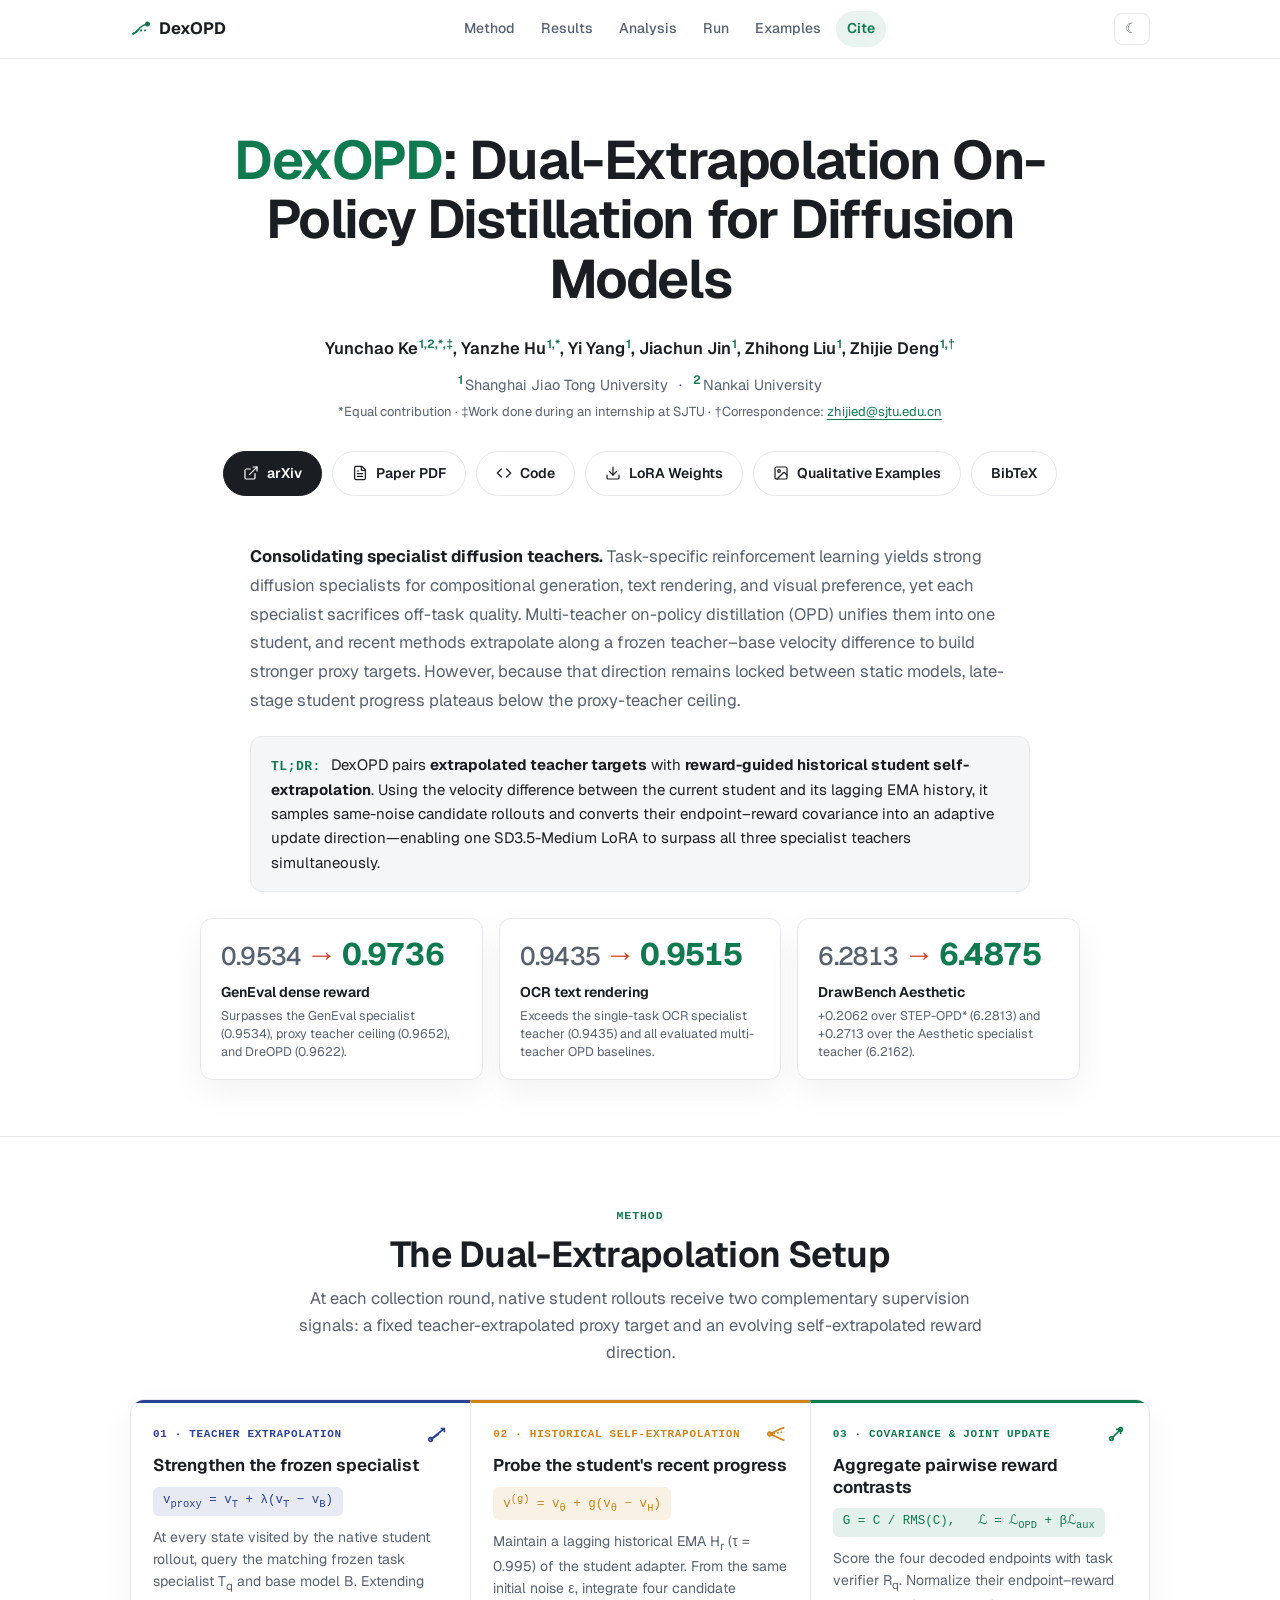
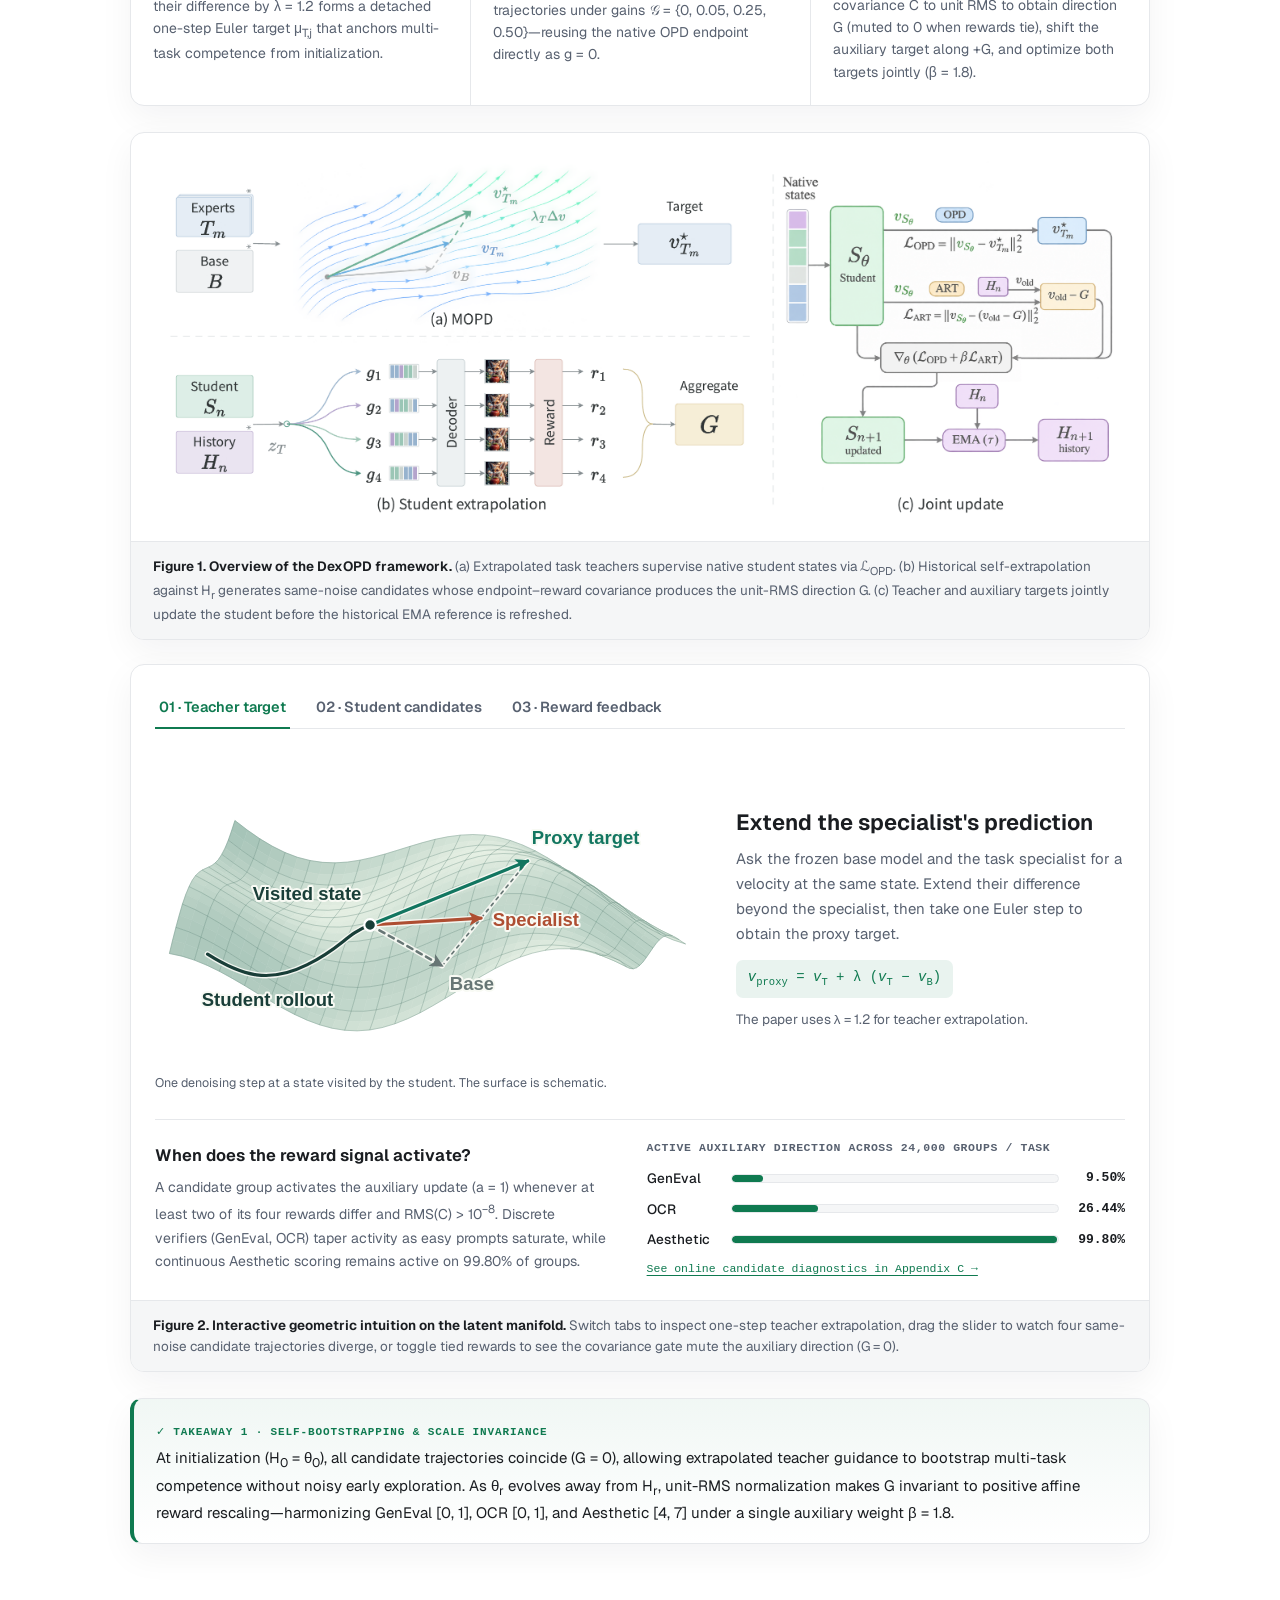
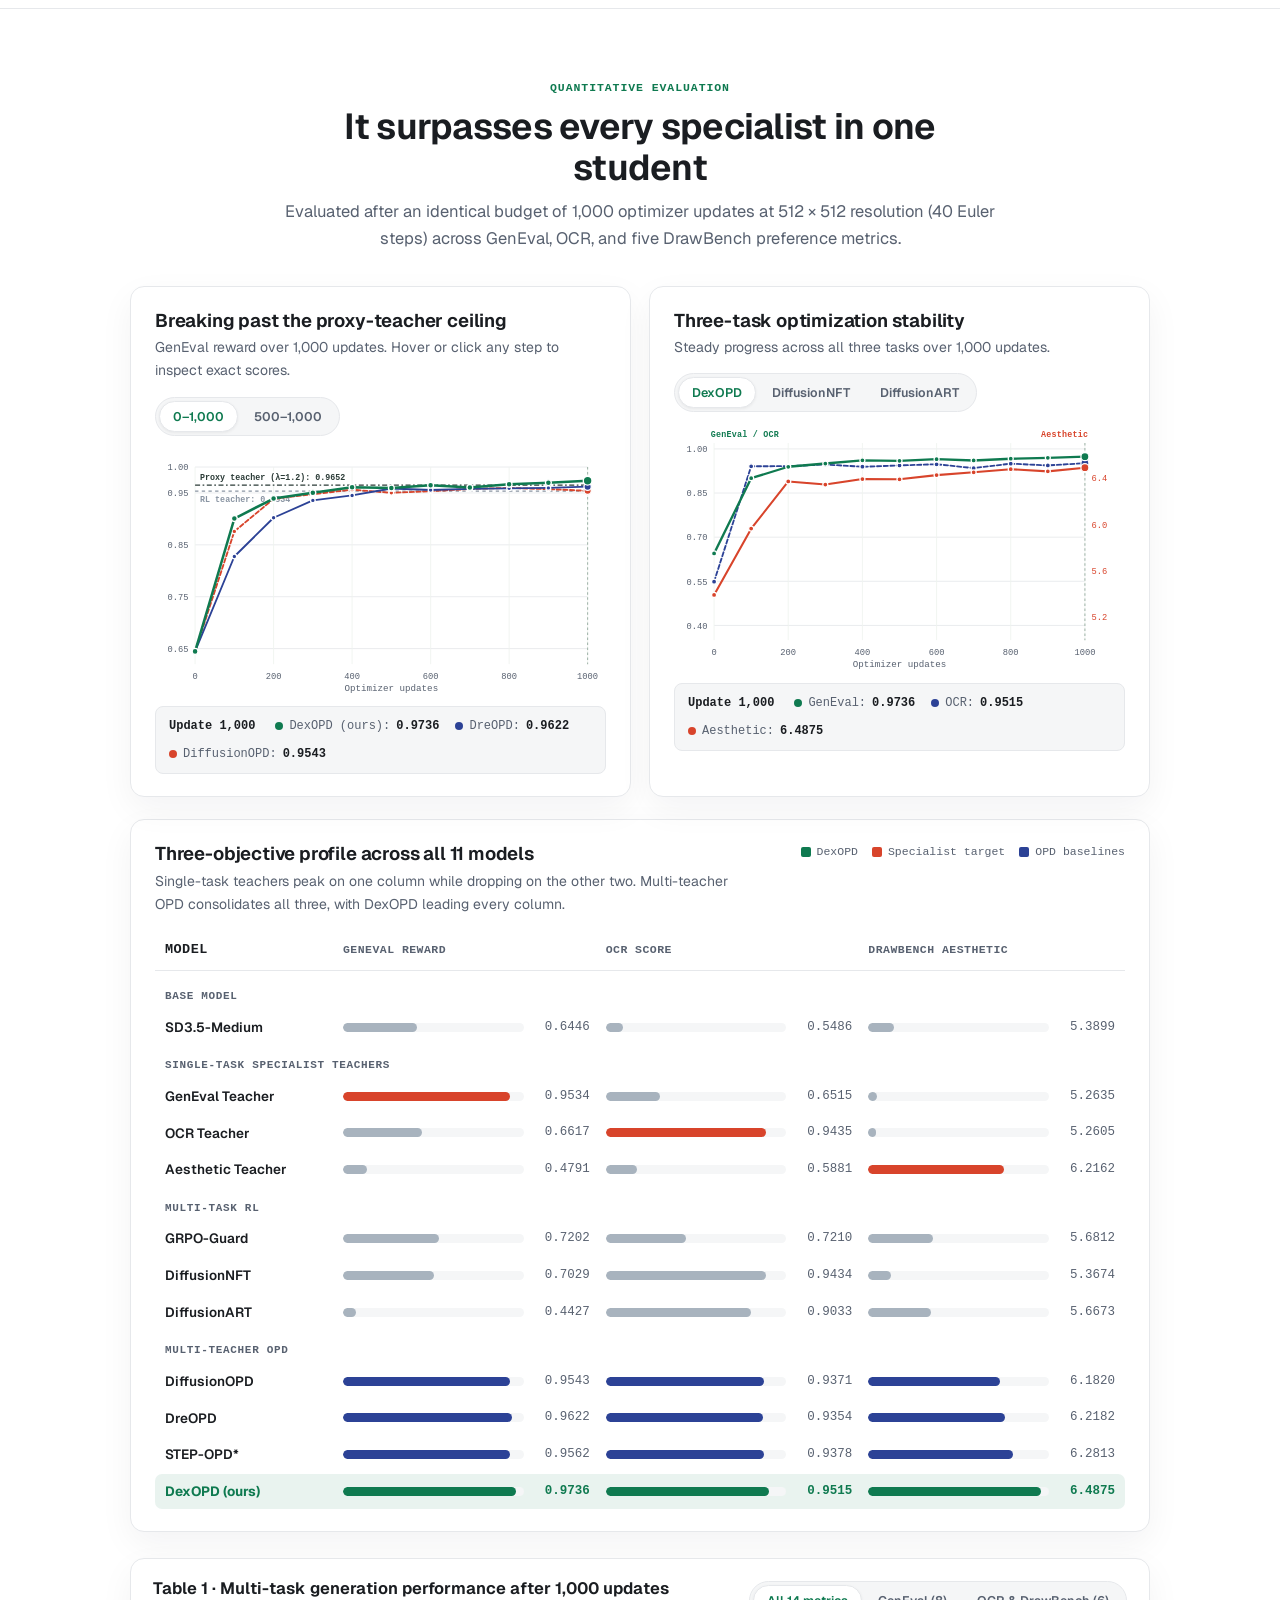
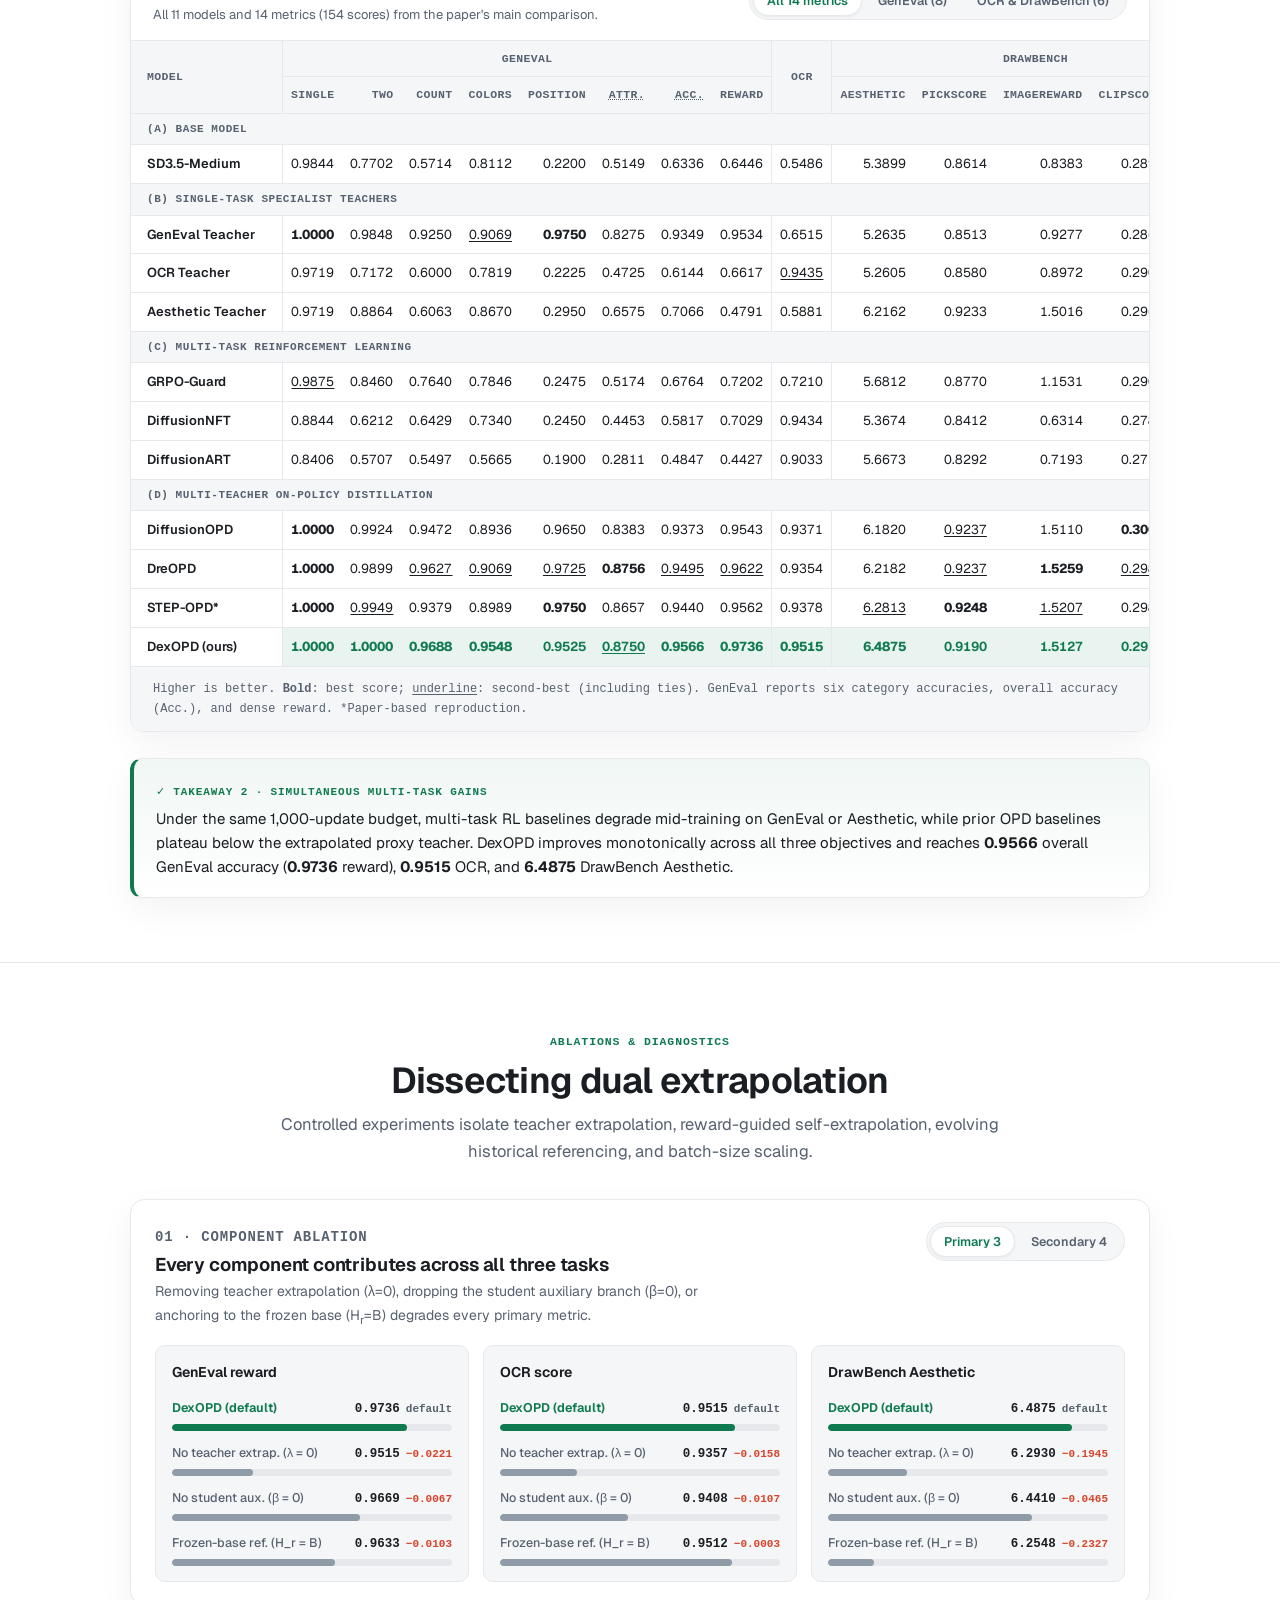
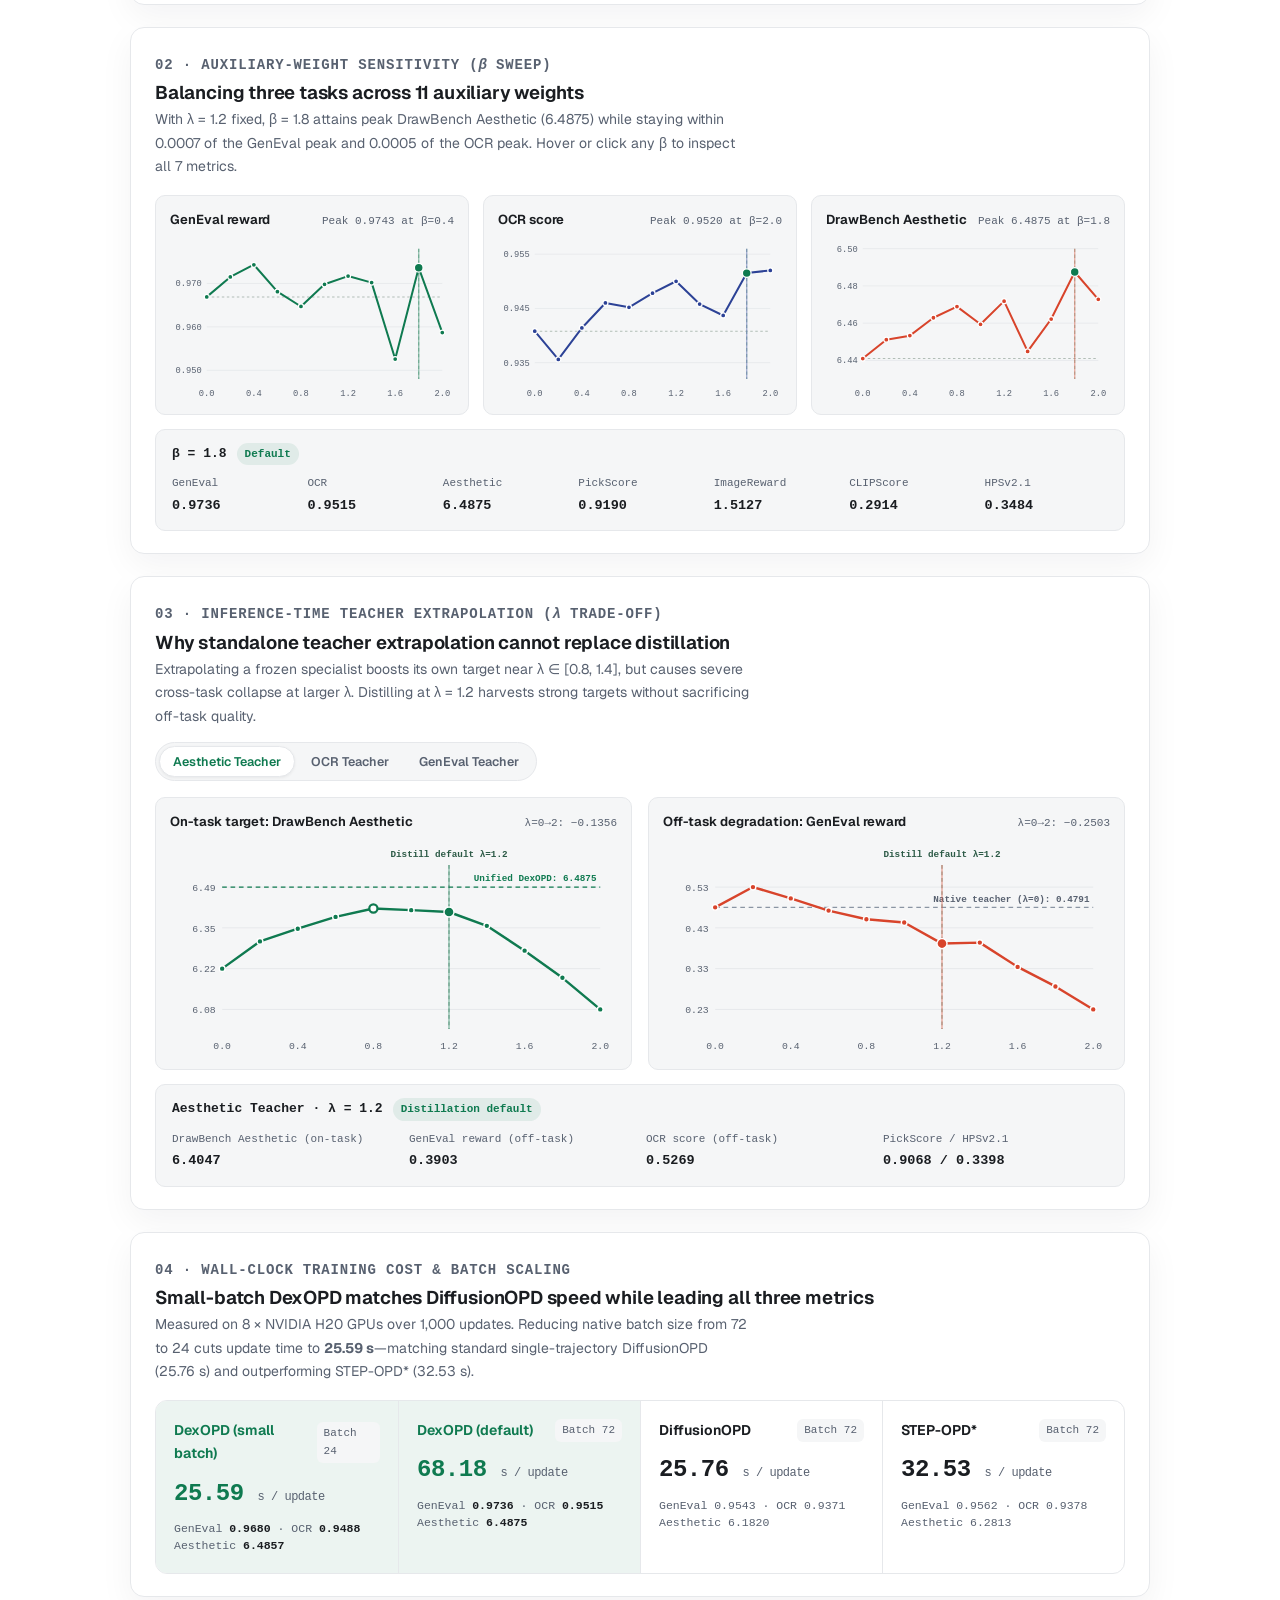
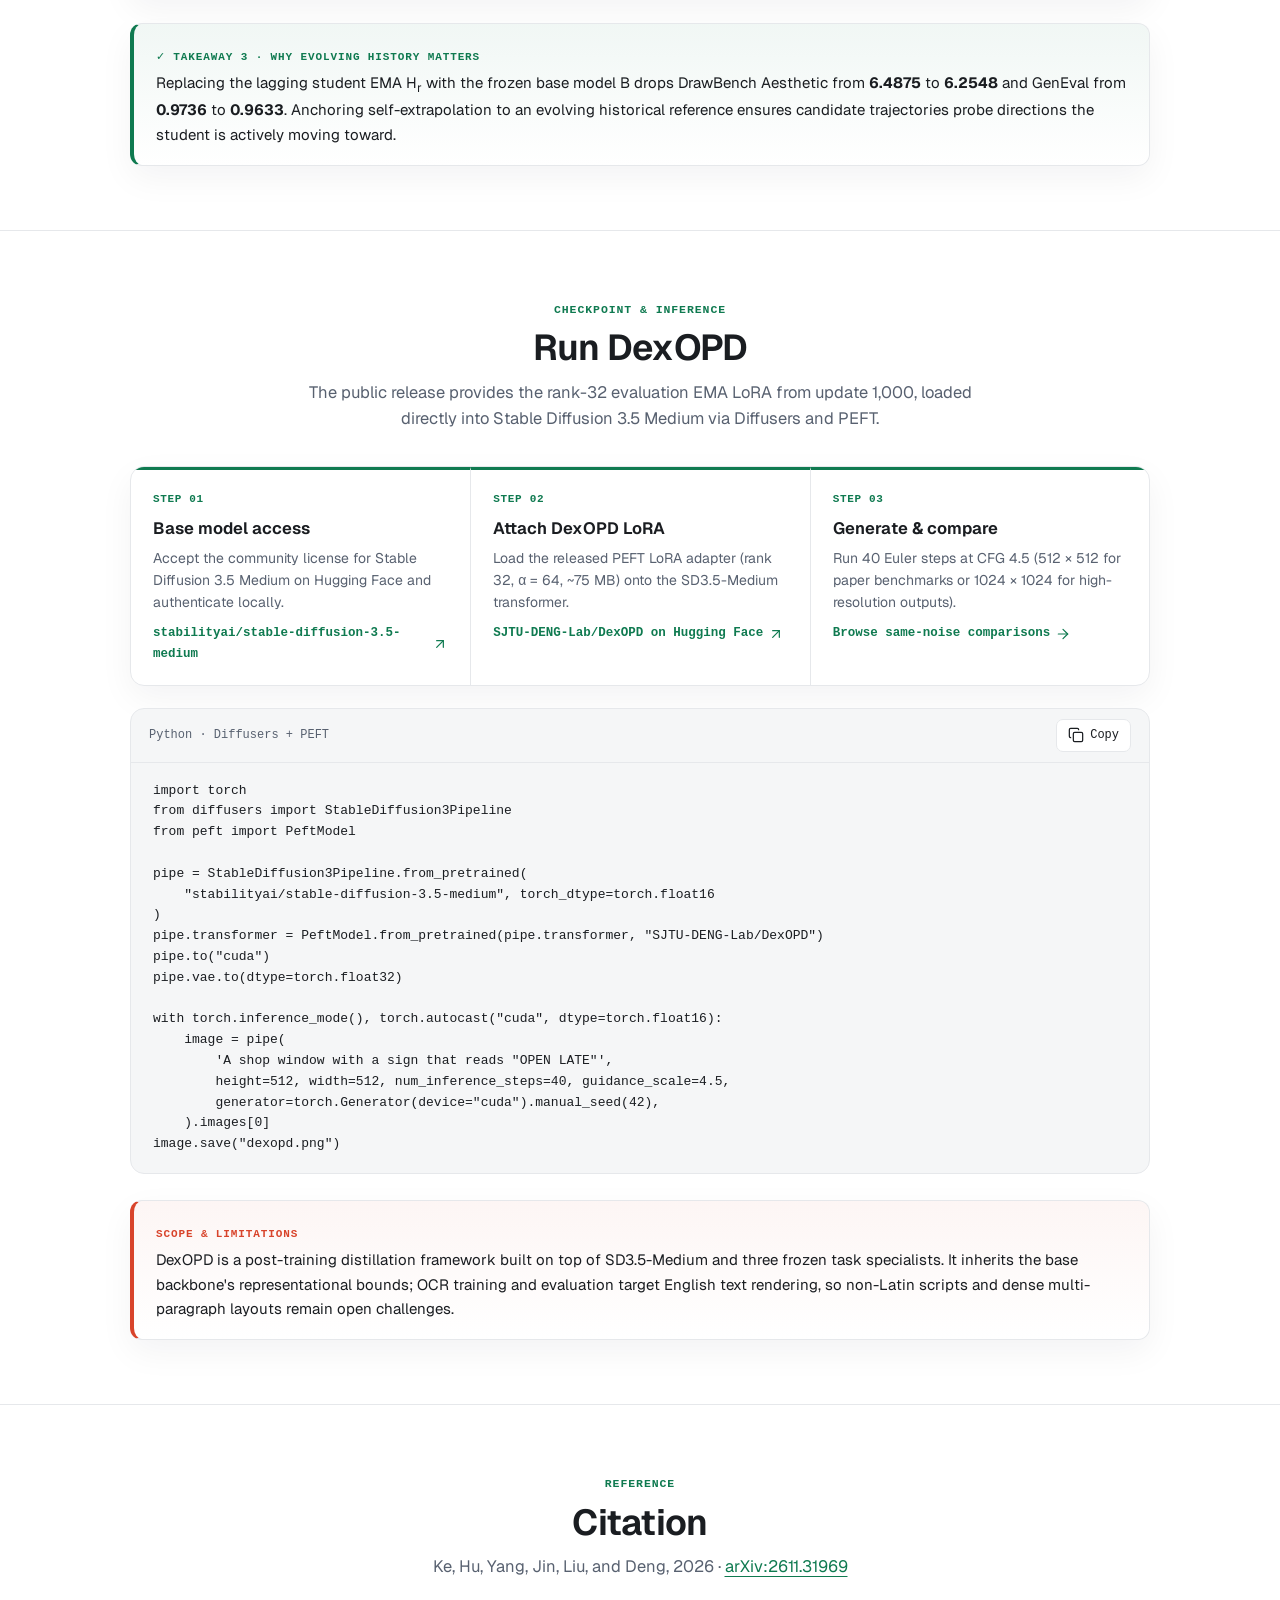
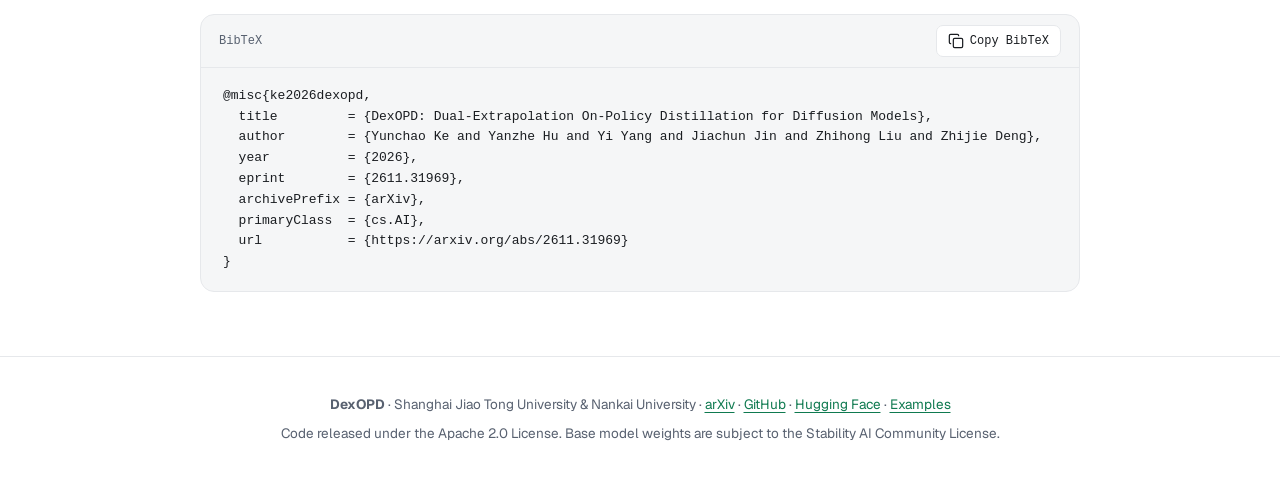
<file: docs/index.html>
<!doctype html>
<html lang="en">
<head>
  <meta charset="utf-8">
  <meta name="viewport" content="width=device-width, initial-scale=1">
  <title>DexOPD: Dual-Extrapolation On-Policy Distillation for Diffusion Models</title>
  <meta name="description" content="DexOPD consolidates three specialist teachers into one SD3.5 Medium student via teacher extrapolation and reward-guided student self-extrapolation.">
  <meta property="og:type" content="website">
  <meta property="og:title" content="DexOPD: Dual-Extrapolation On-Policy Distillation for Diffusion Models">
  <meta property="og:description" content="One SD3.5 Medium student surpassing specialist teachers and multi-teacher OPD baselines on GenEval, OCR, and DrawBench Aesthetic.">
  <meta property="og:image" content="https://sjtu-deng-lab.github.io/DexOPD/assets/preview.jpg">
  <meta name="twitter:card" content="summary_large_image">
  <meta name="theme-color" content="#ffffff">
  <link rel="stylesheet" href="styles.css">
  <script defer src="assets/method-trajectories.js"></script>
  <script defer src="results-data.js"></script>
  <script defer src="charts.js"></script>
  <script defer src="site.js"></script>
</head>
<body id="top">
  <div class="scrollbar" id="scrollbar" aria-hidden="true"></div>
  <svg class="icon-library" xmlns="http://www.w3.org/2000/svg" aria-hidden="true">
    <symbol id="i-arrow-down" viewBox="0 0 24 24"><path d="M12 5v14"/><path d="m19 12-7 7-7-7"/></symbol>
    <symbol id="i-arrow-right" viewBox="0 0 24 24"><path d="M5 12h14"/><path d="m12 5 7 7-7 7"/></symbol>
    <symbol id="i-arrow-up-right" viewBox="0 0 24 24"><path d="M7 7h10v10"/><path d="M7 17 17 7"/></symbol>
    <symbol id="i-download" viewBox="0 0 24 24"><path d="M12 15V3"/><path d="M21 15v4a2 2 0 0 1-2 2H5a2 2 0 0 1-2-2v-4"/><path d="m7 10 5 5 5-5"/></symbol>
    <symbol id="i-file" viewBox="0 0 24 24"><path d="M6 22a2 2 0 0 1-2-2V4a2 2 0 0 1 2-2h8a2.4 2.4 0 0 1 1.704.706l3.588 3.588A2.4 2.4 0 0 1 20 8v12a2 2 0 0 1-2 2z"/><path d="M14 2v5a1 1 0 0 0 1 1h5"/><path d="M10 9H8"/><path d="M16 13H8"/><path d="M16 17H8"/></symbol>
    <symbol id="i-external" viewBox="0 0 24 24"><path d="M15 3h6v6"/><path d="M10 14 21 3"/><path d="M18 13v6a2 2 0 0 1-2 2H5a2 2 0 0 1-2-2V8a2 2 0 0 1 2-2h6"/></symbol>
    <symbol id="i-code" viewBox="0 0 24 24"><path d="m16 18 6-6-6-6"/><path d="m8 6-6 6 6 6"/></symbol>
    <symbol id="i-copy" viewBox="0 0 24 24"><rect width="14" height="14" x="8" y="8" rx="2" ry="2"/><path d="M4 16c-1.1 0-2-.9-2-2V4c0-1.1.9-2 2-2h10c1.1 0 2 .9 2 2"/></symbol>
    <symbol id="i-image" viewBox="0 0 24 24"><rect width="18" height="18" x="3" y="3" rx="2"/><circle cx="9" cy="9" r="2"/><path d="m21 15-3.086-3.086a2 2 0 0 0-2.828 0L6 21"/></symbol>
  </svg>
  <a class="skip-link" href="#main">Skip to content</a>

  <header class="site-header">
    <div class="container site-nav">
      <a class="wordmark" href="#top">
        <svg class="wordmark-glyph" viewBox="0 0 24 24" aria-hidden="true">
          <path d="M3 18C8 18 11 7 21 6"/>
          <path d="M3 18C9 14 13 13 21 14" stroke-dasharray="2.5 2.5"/>
          <circle cx="21" cy="6" r="2" fill="currentColor"/>
        </svg>
        DexOPD
      </a>
      <nav aria-label="Main navigation" id="primary-nav">
        <a href="#method">Method</a>
        <a href="#results">Results</a>
        <a href="#analysis">Analysis</a>
        <a href="#run">Run</a>
        <a href="examples.html">Examples</a>
        <a href="#citation">Cite</a>
      </nav>
      <div class="nav-right">
        <button class="theme-toggle" id="theme-toggle" type="button" aria-label="Toggle dark mode" title="Toggle theme">&#9790;</button>
      </div>
    </div>
  </header>

  <main id="main">
    <section class="hero" aria-labelledby="title">
      <div class="container hero-inner">
        <h1 id="title"><span class="accent">DexOPD</span>: Dual-Extrapolation On-Policy Distillation for Diffusion Models</h1>
        <p class="authors">Yunchao Ke<sup>1,2,*,&Dagger;</sup>, Yanzhe Hu<sup>1,*</sup>, Yi Yang<sup>1</sup>, Jiachun Jin<sup>1</sup>, Zhihong Liu<sup>1</sup>, Zhijie Deng<sup>1,&dagger;</sup></p>
        <p class="affiliations"><sup>1</sup>Shanghai Jiao Tong University <span>&middot;</span> <sup>2</sup>Nankai University</p>
        <p class="correspondence">*Equal contribution &middot; &Dagger;Work done during an internship at SJTU &middot; &dagger;Correspondence: <a href="mailto:zhijied@sjtu.edu.cn">zhijied@sjtu.edu.cn</a></p>
        <div class="hero-actions">
          <a class="btn-pill solid" href="https://arxiv.org/abs/2611.31969"><svg class="icon" aria-hidden="true"><use href="#i-external"/></svg> arXiv</a>
          <a class="btn-pill" href="assets/dexopd-paper.pdf"><svg class="icon" aria-hidden="true"><use href="#i-file"/></svg> Paper PDF</a>
          <a class="btn-pill" href="https://github.com/SJTU-DENG-Lab/DexOPD"><svg class="icon" aria-hidden="true"><use href="#i-code"/></svg> Code</a>
          <a class="btn-pill" href="https://huggingface.co/SJTU-DENG-Lab/DexOPD"><svg class="icon" aria-hidden="true"><use href="#i-download"/></svg> LoRA Weights</a>
          <a class="btn-pill" href="examples.html"><svg class="icon" aria-hidden="true"><use href="#i-image"/></svg> Qualitative Examples</a>
          <a class="btn-pill" href="#citation">BibTeX</a>
        </div>
      </div>
    </section>

    <section class="overview-section" id="overview" aria-label="Overview and headline results">
      <div class="container narrow">
        <p class="lead-prose">
          <span class="subhead">Consolidating specialist diffusion teachers.</span>
          Task-specific reinforcement learning yields strong diffusion specialists for compositional generation, text rendering, and visual preference, yet each specialist sacrifices off-task quality. Multi-teacher on-policy distillation (OPD) unifies them into one student, and recent methods extrapolate along a frozen teacher&ndash;base velocity difference to build stronger proxy targets. However, because that direction remains locked between static models, late-stage student progress plateaus below the proxy-teacher ceiling.
        </p>
        <div class="tldr">
          <strong>TL;DR:</strong>
          DexOPD pairs <b>extrapolated teacher targets</b> with <b>reward-guided historical student self-extrapolation</b>. Using the velocity difference between the current student and its lagging EMA history, it samples same-noise candidate rollouts and converts their endpoint&ndash;reward covariance into an adaptive update direction&mdash;enabling one SD3.5-Medium LoRA to surpass all three specialist teachers simultaneously.
        </div>
        <div class="stats-grid" aria-label="Primary benchmark jumps">
          <div class="stat-card">
            <div class="stat-num"><span class="prev">0.9534</span><span class="arr">&rarr;</span>0.9736</div>
            <div class="stat-label">GenEval dense reward</div>
            <div class="stat-sub">Surpasses the GenEval specialist (0.9534), proxy teacher ceiling (0.9652), and DreOPD (0.9622).</div>
          </div>
          <div class="stat-card">
            <div class="stat-num"><span class="prev">0.9435</span><span class="arr">&rarr;</span>0.9515</div>
            <div class="stat-label">OCR text rendering</div>
            <div class="stat-sub">Exceeds the single-task OCR specialist teacher (0.9435) and all evaluated multi-teacher OPD baselines.</div>
          </div>
          <div class="stat-card">
            <div class="stat-num"><span class="prev">6.2813</span><span class="arr">&rarr;</span>6.4875</div>
            <div class="stat-label">DrawBench Aesthetic</div>
            <div class="stat-sub">+0.2062 over STEP-OPD* (6.2813) and +0.2713 over the Aesthetic specialist teacher (6.2162).</div>
          </div>
        </div>
      </div>
    </section>

    <section class="section method-section" id="method" aria-labelledby="method-title">
      <div class="container">
        <div class="section-header">
          <span class="section-kicker">Method</span>
          <h2 id="method-title">The Dual-Extrapolation Setup</h2>
          <p class="section-lead">At each collection round, native student rollouts receive two complementary supervision signals: a fixed teacher-extrapolated proxy target and an evolving self-extrapolated reward direction.</p>
        </div>

        <div class="signals-matrix" role="region" aria-label="Three components of DexOPD">
          <article class="sig-col" style="--sc: var(--navy)">
            <div class="sig-top">
              <span class="sig-step">01 &middot; Teacher Extrapolation</span>
              <svg class="sig-icon" viewBox="0 0 24 24" aria-hidden="true"><circle cx="5" cy="18" r="2"/><path d="M5 18 14 12"/><path d="M5 18 20 6"/><path d="m16 6 4 0 0 4"/></svg>
            </div>
            <h3>Strengthen the frozen specialist</h3>
            <div class="sig-formula">v<sub>proxy</sub> = v<sub>T</sub> + &lambda;(v<sub>T</sub> &minus; v<sub>B</sub>)</div>
            <p>At every state visited by the native student rollout, query the matching frozen task specialist <i>T<sub>q</sub></i> and base model <i>B</i>. Extending their difference by &lambda; = 1.2 forms a detached one-step Euler target &mu;<sub>T,j</sub> that anchors multi-task competence from initialization.</p>
          </article>

          <article class="sig-col" style="--sc: var(--amber)">
            <div class="sig-top">
              <span class="sig-step">02 &middot; Historical Self-Extrapolation</span>
              <svg class="sig-icon" viewBox="0 0 24 24" aria-hidden="true"><circle cx="4" cy="12" r="2"/><path d="M4 12c5-1 9-6 16-7"/><path d="M4 12c5 0 9-2 16-2" stroke-dasharray="2 2"/><path d="M4 12c5 1 9 5 16 7"/></svg>
            </div>
            <h3>Probe the student's recent progress</h3>
            <div class="sig-formula">v<sup>(g)</sup> = v<sub>&theta;</sub> + g(v<sub>&theta;</sub> &minus; v<sub>H</sub>)</div>
            <p>Maintain a lagging historical EMA <i>H<sub>r</sub></i> (&tau; = 0.995) of the student adapter. From the same initial noise &epsilon;, integrate four candidate trajectories under gains &Gscr; = {0, 0.05, 0.25, 0.50}&mdash;reusing the native OPD endpoint directly as <i>g</i> = 0.</p>
          </article>

          <article class="sig-col" style="--sc: var(--green)">
            <div class="sig-top">
              <span class="sig-step">03 &middot; Covariance &amp; Joint Update</span>
              <svg class="sig-icon" viewBox="0 0 24 24" aria-hidden="true"><circle cx="7" cy="17" r="2"/><circle cx="17" cy="7" r="2"/><path d="M7 17 17 7"/><path d="m12 7 5 0 0 5"/></svg>
            </div>
            <h3>Aggregate pairwise reward contrasts</h3>
            <div class="sig-formula">G = C / RMS(C), &nbsp; &Lscr; = &Lscr;<sub>OPD</sub> + &beta;&Lscr;<sub>aux</sub></div>
            <p>Score the four decoded endpoints with task verifier <i>R<sub>q</sub></i>. Normalize their endpoint&ndash;reward covariance <i>C</i> to unit RMS to obtain direction <i>G</i> (muted to 0 when rewards tie), shift the auxiliary target along +<i>G</i>, and optimize both targets jointly (&beta; = 1.8).</p>
          </article>
        </div>

        <figure class="fig-card">
          <div class="fig-body">
            <img src="assets/method.png" width="2400" height="901" loading="lazy" decoding="async" alt="Paper overview diagram showing (a) MOPD teacher extrapolation, (b) historical student self-extrapolation and reward aggregation into direction G, and (c) joint student update and EMA refresh.">
          </div>
          <figcaption class="fig-caption">
            <strong>Figure 1. Overview of the DexOPD framework.</strong> (a) Extrapolated task teachers supervise native student states via &Lscr;<sub>OPD</sub>. (b) Historical self-extrapolation against <i>H<sub>r</sub></i> generates same-noise candidates whose endpoint&ndash;reward covariance produces the unit-RMS direction <i>G</i>. (c) Teacher and auxiliary targets jointly update the student before the historical EMA reference is refreshed.
          </figcaption>
        </figure>

        <figure class="fig-card" aria-labelledby="manifold-fig-title">
          <div class="fig-body">
            <div class="method-tabs" id="method-tabs" role="tablist" aria-label="Training stages" hidden>
              <button type="button" role="tab" id="step-teacher" aria-controls="method-teacher" aria-selected="true">01 &middot; Teacher target</button>
              <button type="button" role="tab" id="step-candidates" aria-controls="method-candidates" aria-selected="false" tabindex="-1">02 &middot; Student candidates</button>
              <button type="button" role="tab" id="step-rewards" aria-controls="method-rewards" aria-selected="false" tabindex="-1">03 &middot; Reward feedback</button>
            </div>
            <div class="method-scene" id="method-teacher" role="tabpanel" aria-labelledby="teacher-heading">
              <figure class="latent-sheet">
                <img src="assets/method-teacher.svg" width="560" height="330" loading="lazy" alt="A shared student state leads to three one-step predictions. The proxy extends beyond the specialist along the line from the base to the specialist.">
                <figcaption>One denoising step at a state visited by the student. The surface is schematic.</figcaption>
              </figure>
              <div class="method-copy">
                <h3 id="teacher-heading">Extend the specialist's prediction</h3>
                <p>Ask the frozen base model and the task specialist for a velocity at the same state. Extend their difference beyond the specialist, then take one Euler step to obtain the proxy target.</p>
                <p class="method-equation" aria-label="Proxy velocity equals teacher velocity plus lambda times teacher velocity minus base velocity."><i>v</i><sub>proxy</sub> = <i>v</i><sub>T</sub> + &lambda; (<i>v</i><sub>T</sub> &minus; <i>v</i><sub>B</sub>)</p>
                <p class="method-detail">The paper uses &lambda; = 1.2 for teacher extrapolation.</p>
              </div>
            </div>
            <div class="method-scene" id="method-candidates" role="tabpanel" aria-labelledby="candidates-heading">
              <figure class="latent-sheet">
                <div class="rollout-art">
                  <img src="assets/method-candidates.svg" width="560" height="330" loading="lazy" alt="Four trajectories share a noise sample and separate according to four student extrapolation gains. The native trajectory has gain zero.">
                  <svg id="rollout-markers" viewBox="0 0 560 330" aria-hidden="true"></svg>
                </div>
                <figcaption>One prompt and one noise sample. Each line uses a different gain throughout its rollout.</figcaption>
              </figure>
              <div class="method-copy">
                <h3 id="candidates-heading">Follow the student's recent change</h3>
                <p>Use a historical exponential moving average as the reference. At each step, extrapolate the current student's velocity away from that reference. Four gains produce four endpoints for the task scorer.</p>
                <p class="method-equation" aria-label="Candidate velocity equals student velocity plus gain times student velocity minus historical velocity."><i>v</i><sup>(g)</sup> = <i>v</i><sub>S</sub> + <i>g</i> (<i>v</i><sub>S</sub> &minus; <i>v</i><sub>H</sub>)</p>
                <p class="method-detail">The gain <i>g</i> = 0 reuses the native student rollout.</p>
                <div id="rollout-control" class="rollout-control" hidden>
                  <label for="rollout-progress">Schematic rollout progress</label>
                  <input id="rollout-progress" type="range" min="0" max="100" value="50" step="1" aria-valuetext="50 percent">
                  <div aria-hidden="true"><span>Shared noise</span><span>Endpoints</span></div>
                </div>
              </div>
            </div>
            <div class="method-scene" id="method-rewards" role="tabpanel" aria-labelledby="rewards-heading">
              <figure class="latent-sheet">
                <img id="reward-drawing" src="assets/method-rewards.svg" width="560" height="330" loading="lazy" alt="Four candidate endpoints with illustrative scores of 0.2, 0.8, 0.6 and 0.4. Their endpoint–reward covariance gives direction G.">
                <figcaption>Illustrative endpoint positions and rewards. The arrow shows the direction of endpoint&ndash;reward covariance.</figcaption>
              </figure>
              <div class="method-copy">
                <h3 id="rewards-heading">Turn reward differences into a direction</h3>
                <div id="reward-states" class="segmented" role="group" aria-label="Example reward configuration" hidden>
                  <button type="button" id="unequal-rewards" aria-pressed="true">Different rewards</button>
                  <button type="button" id="equal-rewards" aria-pressed="false">Tied rewards</button>
                </div>
                <p id="reward-explanation" aria-live="polite">Weight each pair's endpoint difference by its reward difference. Their sum gives a direction toward higher reward. Normalize it to unit RMS to obtain <i>G</i>.</p>
                <p class="method-equation" id="reward-equation" aria-label="G equals endpoint–reward covariance divided by its root-mean-square magnitude."><i>G</i> = <i>C</i> / RMS(<i>C</i>)</p>
                <p class="method-detail">On a native step, the auxiliary target shifts along <i>G</i>. The teacher and active auxiliary losses jointly update the student.</p>
              </div>
            </div>

            <div class="method-activity">
              <div class="method-activity-caption">
                <h4 id="activity-title">When does the reward signal activate?</h4>
                <p>A candidate group activates the auxiliary update (<i>a</i> = 1) whenever at least two of its four rewards differ and RMS(<i>C</i>) &gt; 10<sup>&minus;8</sup>. Discrete verifiers (GenEval, OCR) taper activity as easy prompts saturate, while continuous Aesthetic scoring remains active on 99.80% of groups.</p>
              </div>
              <div class="method-activity-chart">
                <p class="method-activity-label">Active auxiliary direction across 24,000 groups / task</p>
                <dl>
                  <div><dt>GenEval</dt><dd><span class="method-activity-track" aria-hidden="true"><span style="width: 9.50%"></span></span><strong>9.50%</strong></dd></div>
                  <div><dt>OCR</dt><dd><span class="method-activity-track" aria-hidden="true"><span style="width: 26.44%"></span></span><strong>26.44%</strong></dd></div>
                  <div><dt>Aesthetic</dt><dd><span class="method-activity-track" aria-hidden="true"><span style="width: 99.80%"></span></span><strong>99.80%</strong></dd></div>
                </dl>
                <p class="method-activity-scope"><a href="assets/dexopd-paper.pdf#page=18">See online candidate diagnostics in Appendix C &rarr;</a></p>
              </div>
            </div>
          </div>
          <figcaption class="fig-caption" id="manifold-fig-title">
            <strong>Figure 2. Interactive geometric intuition on the latent manifold.</strong> Switch tabs to inspect one-step teacher extrapolation, drag the slider to watch four same-noise candidate trajectories diverge, or toggle tied rewards to see the covariance gate mute the auxiliary direction (<i>G</i> = 0).
          </figcaption>
        </figure>

        <aside class="takeaway" aria-label="Method takeaway">
          <span class="tk-badge">&#10003; Takeaway 1 &middot; Self-Bootstrapping &amp; Scale Invariance</span>
          <p>At initialization (<i>H</i><sub>0</sub> = &theta;<sub>0</sub>), all candidate trajectories coincide (<i>G</i> = 0), allowing extrapolated teacher guidance to bootstrap multi-task competence without noisy early exploration. As &theta;<sub>r</sub> evolves away from <i>H<sub>r</sub></i>, unit-RMS normalization makes <i>G</i> invariant to positive affine reward rescaling&mdash;harmonizing GenEval [0, 1], OCR [0, 1], and Aesthetic [4, 7] under a single auxiliary weight &beta; = 1.8.</p>
        </aside>
      </div>
    </section>

    <section class="section results-section" id="results" aria-labelledby="results-title">
      <div class="container">
        <div class="section-header">
          <span class="section-kicker">Quantitative Evaluation</span>
          <h2 id="results-title">It surpasses every specialist in one student</h2>
          <p class="section-lead">Evaluated after an identical budget of 1,000 optimizer updates at 512 &times; 512 resolution (40 Euler steps) across GenEval, OCR, and five DrawBench preference metrics.</p>
        </div>

        <div class="charts-pair">
          <article class="chart-card">
            <div class="chart-card-head">
              <div>
                <h3>Breaking past the proxy-teacher ceiling</h3>
                <p>GenEval reward over 1,000 updates. Hover or click any step to inspect exact scores.</p>
              </div>
              <div class="segmented" role="group" aria-label="GenEval curve zoom">
                <button type="button" id="geneval-view-full" aria-pressed="true">0&ndash;1,000</button>
                <button type="button" id="geneval-view-zoom" aria-pressed="false">500&ndash;1,000</button>
              </div>
            </div>
            <div id="chart-geneval-opd" class="chart-canvas"></div>
            <div id="geneval-opd-readout" class="chart-readout" aria-live="polite"></div>
          </article>

          <article class="chart-card">
            <div class="chart-card-head">
              <div>
                <h3>Three-task optimization stability</h3>
                <p id="multitask-summary">Steady progress across all three tasks over 1,000 updates.</p>
              </div>
              <div class="segmented" id="multitask-tabs" role="group" aria-label="Select model learning curve">
                <button type="button" data-model="dexopd" aria-pressed="true">DexOPD</button>
                <button type="button" data-model="nft" aria-pressed="false">DiffusionNFT</button>
                <button type="button" data-model="art" aria-pressed="false">DiffusionART</button>
              </div>
            </div>
            <div id="chart-multitask-stability" class="chart-canvas"></div>
            <div id="multitask-readout" class="chart-readout" aria-live="polite"></div>
          </article>
        </div>

        <article class="chart-card matrix-card">
          <div class="chart-card-head">
            <div>
              <h3>Three-objective profile across all 11 models</h3>
              <p>Single-task teachers peak on one column while dropping on the other two. Multi-teacher OPD consolidates all three, with DexOPD leading every column.</p>
            </div>
            <div class="matrix-legend" aria-hidden="true">
              <span><i class="swatch-ours"></i>DexOPD</span>
              <span><i class="swatch-specialist"></i>Specialist target</span>
              <span><i class="swatch-opd"></i>OPD baselines</span>
            </div>
          </div>
          <div id="chart-primary-matrix"></div>
        </article>

        <div class="table-card">
          <div class="table-card-top">
            <div>
              <h3>Table 1 &middot; Multi-task generation performance after 1,000 updates</h3>
              <p>All 11 models and 14 metrics (154 scores) from the paper's main comparison.</p>
            </div>
            <div class="segmented" id="table-filter-controls" role="group" aria-label="Filter benchmark columns" hidden>
              <button type="button" data-view="all" aria-pressed="true">All 14 metrics</button>
              <button type="button" data-view="geneval" aria-pressed="false">GenEval (8)</button>
              <button type="button" data-view="drawbench" aria-pressed="false">OCR &amp; DrawBench (6)</button>
            </div>
          </div>
          <div class="table-scroll" role="region" aria-label="Table 1, multi-task benchmark results" tabindex="0">
            <table class="benchmark-table" id="main-benchmark-table" data-view="all" aria-describedby="benchmark-key">
              <caption class="screen-reader">Table 1. Multi-task generation performance after 1,000 updates.</caption>
              <colgroup span="1"></colgroup><colgroup span="8"></colgroup><colgroup span="1"></colgroup><colgroup span="5"></colgroup>
              <thead>
                <tr>
                  <th scope="col" rowspan="2">Model</th>
                  <th scope="colgroup" colspan="8" class="col-ge">GenEval</th>
                  <th scope="col" rowspan="2" class="col-db col-sep">OCR</th>
                  <th scope="colgroup" colspan="5" class="col-db col-sep">DrawBench</th>
                </tr>
                <tr>
                  <th scope="col" class="col-ge">Single</th>
                  <th scope="col" class="col-ge">Two</th>
                  <th scope="col" class="col-ge">Count</th>
                  <th scope="col" class="col-ge">Colors</th>
                  <th scope="col" class="col-ge">Position</th>
                  <th scope="col" class="col-ge"><abbr title="Color attribution">Attr.</abbr></th>
                  <th scope="col" class="col-ge"><abbr title="Overall accuracy">Acc.</abbr></th>
                  <th scope="col" class="col-ge">Reward</th>
                  <th scope="col" class="col-db col-sep">Aesthetic</th>
                  <th scope="col" class="col-db">PickScore</th>
                  <th scope="col" class="col-db">ImageReward</th>
                  <th scope="col" class="col-db">CLIPScore</th>
                  <th scope="col" class="col-db">HPSv2.1</th>
                </tr>
              </thead>
              <tbody>
                <tr class="group-row"><th scope="rowgroup" colspan="15"><span>(a) Base model</span></th></tr>
                <tr>
                  <th scope="row">SD3.5-Medium</th>
                  <td class="col-ge">0.9844</td><td class="col-ge">0.7702</td><td class="col-ge">0.5714</td><td class="col-ge">0.8112</td><td class="col-ge">0.2200</td><td class="col-ge">0.5149</td><td class="col-ge">0.6336</td><td class="col-ge">0.6446</td>
                  <td class="col-db col-sep">0.5486</td><td class="col-db col-sep">5.3899</td><td class="col-db">0.8614</td><td class="col-db">0.8383</td><td class="col-db">0.2895</td><td class="col-db">0.2924</td>
                </tr>
              </tbody>
              <tbody>
                <tr class="group-row"><th scope="rowgroup" colspan="15"><span>(b) Single-task specialist teachers</span></th></tr>
                <tr>
                  <th scope="row">GenEval Teacher</th>
                  <td class="col-ge"><strong>1.0000</strong></td><td class="col-ge">0.9848</td><td class="col-ge">0.9250</td><td class="col-ge"><u>0.9069</u></td><td class="col-ge"><strong>0.9750</strong></td><td class="col-ge">0.8275</td><td class="col-ge">0.9349</td><td class="col-ge">0.9534</td>
                  <td class="col-db col-sep">0.6515</td><td class="col-db col-sep">5.2635</td><td class="col-db">0.8513</td><td class="col-db">0.9277</td><td class="col-db">0.2869</td><td class="col-db">0.2673</td>
                </tr>
                <tr>
                  <th scope="row">OCR Teacher</th>
                  <td class="col-ge">0.9719</td><td class="col-ge">0.7172</td><td class="col-ge">0.6000</td><td class="col-ge">0.7819</td><td class="col-ge">0.2225</td><td class="col-ge">0.4725</td><td class="col-ge">0.6144</td><td class="col-ge">0.6617</td>
                  <td class="col-db col-sep"><u>0.9435</u></td><td class="col-db col-sep">5.2605</td><td class="col-db">0.8580</td><td class="col-db">0.8972</td><td class="col-db">0.2909</td><td class="col-db">0.2732</td>
                </tr>
                <tr>
                  <th scope="row">Aesthetic Teacher</th>
                  <td class="col-ge">0.9719</td><td class="col-ge">0.8864</td><td class="col-ge">0.6063</td><td class="col-ge">0.8670</td><td class="col-ge">0.2950</td><td class="col-ge">0.6575</td><td class="col-ge">0.7066</td><td class="col-ge">0.4791</td>
                  <td class="col-db col-sep">0.5881</td><td class="col-db col-sep">6.2162</td><td class="col-db">0.9233</td><td class="col-db">1.5016</td><td class="col-db">0.2960</td><td class="col-db">0.3452</td>
                </tr>
              </tbody>
              <tbody>
                <tr class="group-row"><th scope="rowgroup" colspan="15"><span>(c) Multi-task reinforcement learning</span></th></tr>
                <tr>
                  <th scope="row">GRPO-Guard</th>
                  <td class="col-ge"><u>0.9875</u></td><td class="col-ge">0.8460</td><td class="col-ge">0.7640</td><td class="col-ge">0.7846</td><td class="col-ge">0.2475</td><td class="col-ge">0.5174</td><td class="col-ge">0.6764</td><td class="col-ge">0.7202</td>
                  <td class="col-db col-sep">0.7210</td><td class="col-db col-sep">5.6812</td><td class="col-db">0.8770</td><td class="col-db">1.1531</td><td class="col-db">0.2904</td><td class="col-db">0.3091</td>
                </tr>
                <tr>
                  <th scope="row">DiffusionNFT</th>
                  <td class="col-ge">0.8844</td><td class="col-ge">0.6212</td><td class="col-ge">0.6429</td><td class="col-ge">0.7340</td><td class="col-ge">0.2450</td><td class="col-ge">0.4453</td><td class="col-ge">0.5817</td><td class="col-ge">0.7029</td>
                  <td class="col-db col-sep">0.9434</td><td class="col-db col-sep">5.3674</td><td class="col-db">0.8412</td><td class="col-db">0.6314</td><td class="col-db">0.2787</td><td class="col-db">0.2642</td>
                </tr>
                <tr>
                  <th scope="row">DiffusionART</th>
                  <td class="col-ge">0.8406</td><td class="col-ge">0.5707</td><td class="col-ge">0.5497</td><td class="col-ge">0.5665</td><td class="col-ge">0.1900</td><td class="col-ge">0.2811</td><td class="col-ge">0.4847</td><td class="col-ge">0.4427</td>
                  <td class="col-db col-sep">0.9033</td><td class="col-db col-sep">5.6673</td><td class="col-db">0.8292</td><td class="col-db">0.7193</td><td class="col-db">0.2710</td><td class="col-db">0.2653</td>
                </tr>
              </tbody>
              <tbody>
                <tr class="group-row"><th scope="rowgroup" colspan="15"><span>(d) Multi-teacher on-policy distillation</span></th></tr>
                <tr>
                  <th scope="row">DiffusionOPD</th>
                  <td class="col-ge"><strong>1.0000</strong></td><td class="col-ge">0.9924</td><td class="col-ge">0.9472</td><td class="col-ge">0.8936</td><td class="col-ge">0.9650</td><td class="col-ge">0.8383</td><td class="col-ge">0.9373</td><td class="col-ge">0.9543</td>
                  <td class="col-db col-sep">0.9371</td><td class="col-db col-sep">6.1820</td><td class="col-db"><u>0.9237</u></td><td class="col-db">1.5110</td><td class="col-db"><strong>0.3006</strong></td><td class="col-db">0.3547</td>
                </tr>
                <tr>
                  <th scope="row">DreOPD</th>
                  <td class="col-ge"><strong>1.0000</strong></td><td class="col-ge">0.9899</td><td class="col-ge"><u>0.9627</u></td><td class="col-ge"><u>0.9069</u></td><td class="col-ge"><u>0.9725</u></td><td class="col-ge"><strong>0.8756</strong></td><td class="col-ge"><u>0.9495</u></td><td class="col-ge"><u>0.9622</u></td>
                  <td class="col-db col-sep">0.9354</td><td class="col-db col-sep">6.2182</td><td class="col-db"><u>0.9237</u></td><td class="col-db"><strong>1.5259</strong></td><td class="col-db"><u>0.2986</u></td><td class="col-db"><u>0.3558</u></td>
                </tr>
                <tr>
                  <th scope="row">STEP-OPD*</th>
                  <td class="col-ge"><strong>1.0000</strong></td><td class="col-ge"><u>0.9949</u></td><td class="col-ge">0.9379</td><td class="col-ge">0.8989</td><td class="col-ge"><strong>0.9750</strong></td><td class="col-ge">0.8657</td><td class="col-ge">0.9440</td><td class="col-ge">0.9562</td>
                  <td class="col-db col-sep">0.9378</td><td class="col-db col-sep"><u>6.2813</u></td><td class="col-db"><strong>0.9248</strong></td><td class="col-db"><u>1.5207</u></td><td class="col-db">0.2985</td><td class="col-db"><strong>0.3566</strong></td>
                </tr>
                <tr class="ours">
                  <th scope="row">DexOPD (ours)</th>
                  <td class="col-ge"><strong>1.0000</strong></td><td class="col-ge"><strong>1.0000</strong></td><td class="col-ge"><strong>0.9688</strong></td><td class="col-ge"><strong>0.9548</strong></td><td class="col-ge">0.9525</td><td class="col-ge"><u>0.8750</u></td><td class="col-ge"><strong>0.9566</strong></td><td class="col-ge"><strong>0.9736</strong></td>
                  <td class="col-db col-sep"><strong>0.9515</strong></td><td class="col-db col-sep"><strong>6.4875</strong></td><td class="col-db">0.9190</td><td class="col-db">1.5127</td><td class="col-db">0.2914</td><td class="col-db">0.3484</td>
                </tr>
              </tbody>
            </table>
          </div>
          <p class="table-note" id="benchmark-key">Higher is better. <strong>Bold</strong>: best score; <u>underline</u>: second-best (including ties). GenEval reports six category accuracies, overall accuracy (Acc.), and dense reward. *Paper-based reproduction.</p>
        </div>

        <aside class="takeaway" aria-label="Results takeaway">
          <span class="tk-badge">&#10003; Takeaway 2 &middot; Simultaneous Multi-Task Gains</span>
          <p>Under the same 1,000-update budget, multi-task RL baselines degrade mid-training on GenEval or Aesthetic, while prior OPD baselines plateau below the extrapolated proxy teacher. DexOPD improves monotonically across all three objectives and reaches <b>0.9566</b> overall GenEval accuracy (<b>0.9736</b> reward), <b>0.9515</b> OCR, and <b>6.4875</b> DrawBench Aesthetic.</p>
        </aside>
      </div>
    </section>

    <section class="section analysis-section" id="analysis" aria-labelledby="analysis-title">
      <div class="container">
        <div class="section-header">
          <span class="section-kicker">Ablations &amp; Diagnostics</span>
          <h2 id="analysis-title">Dissecting dual extrapolation</h2>
          <p class="section-lead">Controlled experiments isolate teacher extrapolation, reward-guided self-extrapolation, evolving historical referencing, and batch-size scaling.</p>
        </div>

        <article class="analysis-card">
          <div class="chart-card-head">
            <div>
              <p class="card-index">01 &middot; Component ablation</p>
              <h3>Every component contributes across all three tasks</h3>
              <p>Removing teacher extrapolation (&lambda;=0), dropping the student auxiliary branch (&beta;=0), or anchoring to the frozen base (<i>H</i><sub>r</sub>=<i>B</i>) degrades every primary metric.</p>
            </div>
            <div class="segmented" role="group" aria-label="Ablation metric subset">
              <button type="button" id="ablation-primary" aria-pressed="true">Primary 3</button>
              <button type="button" id="ablation-secondary" aria-pressed="false">Secondary 4</button>
            </div>
          </div>
          <div id="chart-ablation"></div>
        </article>

        <article class="analysis-card">
          <div class="chart-card-head">
            <div>
              <p class="card-index">02 &middot; Auxiliary-weight sensitivity (<span class="math-symbol">&beta;</span> sweep)</p>
              <h3>Balancing three tasks across 11 auxiliary weights</h3>
              <p>With &lambda; = 1.2 fixed, &beta; = 1.8 attains peak DrawBench Aesthetic (6.4875) while staying within 0.0007 of the GenEval peak and 0.0005 of the OCR peak. Hover or click any &beta; to inspect all 7 metrics.</p>
            </div>
          </div>
          <div id="chart-beta-sweep"></div>
          <div id="beta-sweep-readout" class="sweep-readout" aria-live="polite"></div>
        </article>

        <article class="analysis-card">
          <div class="chart-card-head">
            <div>
              <p class="card-index">03 &middot; Inference-time teacher extrapolation (<span class="math-symbol">&lambda;</span> trade-off)</p>
              <h3>Why standalone teacher extrapolation cannot replace distillation</h3>
              <p>Extrapolating a frozen specialist boosts its own target near &lambda; &isin; [0.8, 1.4], but causes severe cross-task collapse at larger &lambda;. Distilling at &lambda; = 1.2 harvests strong targets without sacrificing off-task quality.</p>
            </div>
            <div class="segmented" id="teacher-tabs" role="group" aria-label="Select specialist teacher">
              <button type="button" data-teacher="aesthetic" aria-pressed="true">Aesthetic Teacher</button>
              <button type="button" data-teacher="ocr" aria-pressed="false">OCR Teacher</button>
              <button type="button" data-teacher="geneval" aria-pressed="false">GenEval Teacher</button>
            </div>
          </div>
          <div id="chart-teacher-sweep"></div>
          <div id="teacher-sweep-readout" class="sweep-readout" aria-live="polite"></div>
        </article>

        <article class="analysis-card" aria-labelledby="efficiency-title">
          <div class="chart-card-head">
            <div>
              <p class="card-index">04 &middot; Wall-clock training cost &amp; batch scaling</p>
              <h3 id="efficiency-title">Small-batch DexOPD matches DiffusionOPD speed while leading all three metrics</h3>
              <p>Measured on 8 &times; NVIDIA H20 GPUs over 1,000 updates. Reducing native batch size from 72 to 24 cuts update time to <b>25.59 s</b>&mdash;matching standard single-trajectory DiffusionOPD (25.76 s) and outperforming STEP-OPD* (32.53 s).</p>
            </div>
          </div>
          <div class="compute-joined" role="region" aria-label="Wall-clock training speed and primary metrics">
            <div class="compute-tier win">
              <div class="ct-head"><strong>DexOPD (small batch)</strong><span class="ct-batch">Batch 24</span></div>
              <div class="ct-time">25.59 <small>s / update</small></div>
              <div class="ct-scores">GenEval <b>0.9680</b> &middot; OCR <b>0.9488</b><br>Aesthetic <b>6.4857</b></div>
            </div>
            <div class="compute-tier win">
              <div class="ct-head"><strong>DexOPD (default)</strong><span class="ct-batch">Batch 72</span></div>
              <div class="ct-time">68.18 <small>s / update</small></div>
              <div class="ct-scores">GenEval <b>0.9736</b> &middot; OCR <b>0.9515</b><br>Aesthetic <b>6.4875</b></div>
            </div>
            <div class="compute-tier">
              <div class="ct-head"><strong>DiffusionOPD</strong><span class="ct-batch">Batch 72</span></div>
              <div class="ct-time">25.76 <small>s / update</small></div>
              <div class="ct-scores">GenEval 0.9543 &middot; OCR 0.9371<br>Aesthetic 6.1820</div>
            </div>
            <div class="compute-tier">
              <div class="ct-head"><strong>STEP-OPD*</strong><span class="ct-batch">Batch 72</span></div>
              <div class="ct-time">32.53 <small>s / update</small></div>
              <div class="ct-scores">GenEval 0.9562 &middot; OCR 0.9378<br>Aesthetic 6.2813</div>
            </div>
          </div>
        </article>

        <aside class="takeaway" aria-label="Analysis takeaway">
          <span class="tk-badge">&#10003; Takeaway 3 &middot; Why Evolving History Matters</span>
          <p>Replacing the lagging student EMA <i>H<sub>r</sub></i> with the frozen base model <i>B</i> drops DrawBench Aesthetic from <b>6.4875</b> to <b>6.2548</b> and GenEval from <b>0.9736</b> to <b>0.9633</b>. Anchoring self-extrapolation to an evolving historical reference ensures candidate trajectories probe directions the student is actively moving toward.</p>
        </aside>
      </div>
    </section>

    <section class="section run-section" id="run" aria-labelledby="run-title">
      <div class="container">
        <div class="section-header">
          <span class="section-kicker">Checkpoint &amp; Inference</span>
          <h2 id="run-title">Run DexOPD</h2>
          <p class="section-lead">The public release provides the rank-32 evaluation EMA LoRA from update 1,000, loaded directly into Stable Diffusion 3.5 Medium via Diffusers and PEFT.</p>
        </div>

        <div class="run-grid">
          <div class="run-col">
            <div class="run-step-num">Step 01</div>
            <h3>Base model access</h3>
            <p>Accept the community license for Stable Diffusion 3.5 Medium on Hugging Face and authenticate locally.</p>
            <a href="https://huggingface.co/stabilityai/stable-diffusion-3.5-medium">stabilityai/stable-diffusion-3.5-medium <svg class="icon" aria-hidden="true"><use href="#i-arrow-up-right"/></svg></a>
          </div>
          <div class="run-col">
            <div class="run-step-num">Step 02</div>
            <h3>Attach DexOPD LoRA</h3>
            <p>Load the released PEFT LoRA adapter (rank 32, &alpha; = 64, ~75 MB) onto the SD3.5-Medium transformer.</p>
            <a href="https://huggingface.co/SJTU-DENG-Lab/DexOPD">SJTU-DENG-Lab/DexOPD on Hugging Face <svg class="icon" aria-hidden="true"><use href="#i-arrow-up-right"/></svg></a>
          </div>
          <div class="run-col">
            <div class="run-step-num">Step 03</div>
            <h3>Generate &amp; compare</h3>
            <p>Run 40 Euler steps at CFG 4.5 (512 &times; 512 for paper benchmarks or 1024 &times; 1024 for high-resolution outputs).</p>
            <a href="examples.html">Browse same-noise comparisons <svg class="icon" aria-hidden="true"><use href="#i-arrow-right"/></svg></a>
          </div>
        </div>

        <div class="code-card">
          <div class="code-card-bar">
            <span>Python &middot; Diffusers + PEFT</span>
            <button class="copy-btn" id="copy-snippet" type="button" hidden><svg class="icon" aria-hidden="true"><use href="#i-copy"/></svg><span>Copy</span></button>
          </div>
          <pre><code id="snippet-code">import torch
from diffusers import StableDiffusion3Pipeline
from peft import PeftModel

pipe = StableDiffusion3Pipeline.from_pretrained(
    "stabilityai/stable-diffusion-3.5-medium", torch_dtype=torch.float16
)
pipe.transformer = PeftModel.from_pretrained(pipe.transformer, "SJTU-DENG-Lab/DexOPD")
pipe.to("cuda")
pipe.vae.to(dtype=torch.float32)

with torch.inference_mode(), torch.autocast("cuda", dtype=torch.float16):
    image = pipe(
        'A shop window with a sign that reads "OPEN LATE"',
        height=512, width=512, num_inference_steps=40, guidance_scale=4.5,
        generator=torch.Generator(device="cuda").manual_seed(42),
    ).images[0]
image.save("dexopd.png")</code></pre>
        </div>

        <aside class="takeaway honest" aria-label="Scope and limitations">
          <span class="tk-badge">Scope &amp; Limitations</span>
          <p>DexOPD is a post-training distillation framework built on top of SD3.5-Medium and three frozen task specialists. It inherits the base backbone's representational bounds; OCR training and evaluation target English text rendering, so non-Latin scripts and dense multi-paragraph layouts remain open challenges.</p>
        </aside>
      </div>
    </section>

    <section class="section citation-section" id="citation" aria-labelledby="citation-title">
      <div class="container narrow">
        <div class="section-header">
          <span class="section-kicker">Reference</span>
          <h2 id="citation-title">Citation</h2>
          <p class="section-lead">Ke, Hu, Yang, Jin, Liu, and Deng, 2026 &middot; <a href="https://arxiv.org/abs/2611.31969">arXiv:2611.31969</a></p>
        </div>
        <div class="code-card">
          <div class="code-card-bar">
            <span>BibTeX</span>
            <button class="copy-btn" id="copy-citation" type="button" hidden><svg class="icon" aria-hidden="true"><use href="#i-copy"/></svg><span>Copy BibTeX</span></button>
          </div>
          <pre><code id="bibtex-code">@misc{ke2026dexopd,
  title         = {DexOPD: Dual-Extrapolation On-Policy Distillation for Diffusion Models},
  author        = {Yunchao Ke and Yanzhe Hu and Yi Yang and Jiachun Jin and Zhihong Liu and Zhijie Deng},
  year          = {2026},
  eprint        = {2611.31969},
  archivePrefix = {arXiv},
  primaryClass  = {cs.AI},
  url           = {https://arxiv.org/abs/2611.31969}
}</code></pre>
          <span id="copy-status" class="screen-reader" role="status"></span>
        </div>
      </div>
    </section>
  </main>

  <footer>
    <div class="container footer-content">
      <p><strong>DexOPD</strong> &middot; Shanghai Jiao Tong University &amp; Nankai University &middot; <a href="https://arxiv.org/abs/2611.31969">arXiv</a> &middot; <a href="https://github.com/SJTU-DENG-Lab/DexOPD">GitHub</a> &middot; <a href="https://huggingface.co/SJTU-DENG-Lab/DexOPD">Hugging Face</a> &middot; <a href="examples.html">Examples</a></p>
      <p>Code released under the Apache 2.0 License. Base model weights are subject to the Stability AI Community License.</p>
    </div>
  </footer>
</body>
</html>
</file>
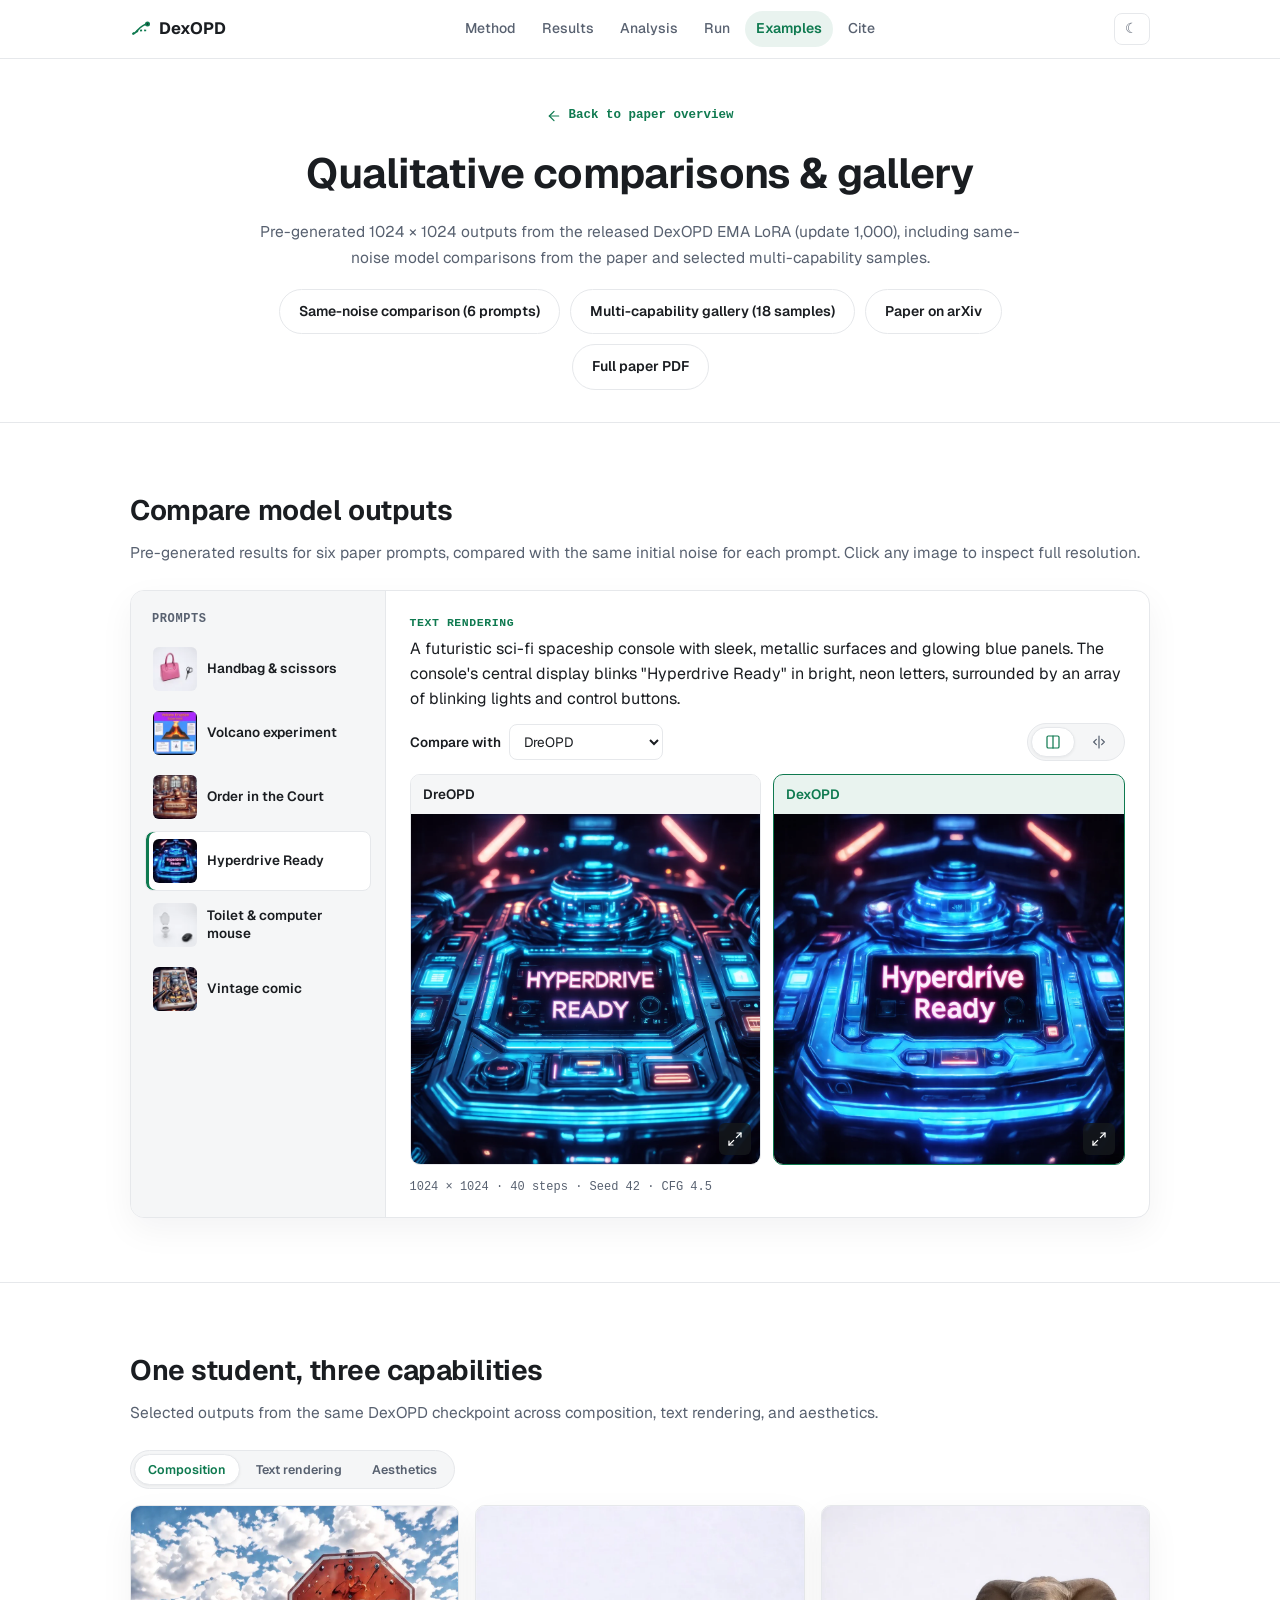
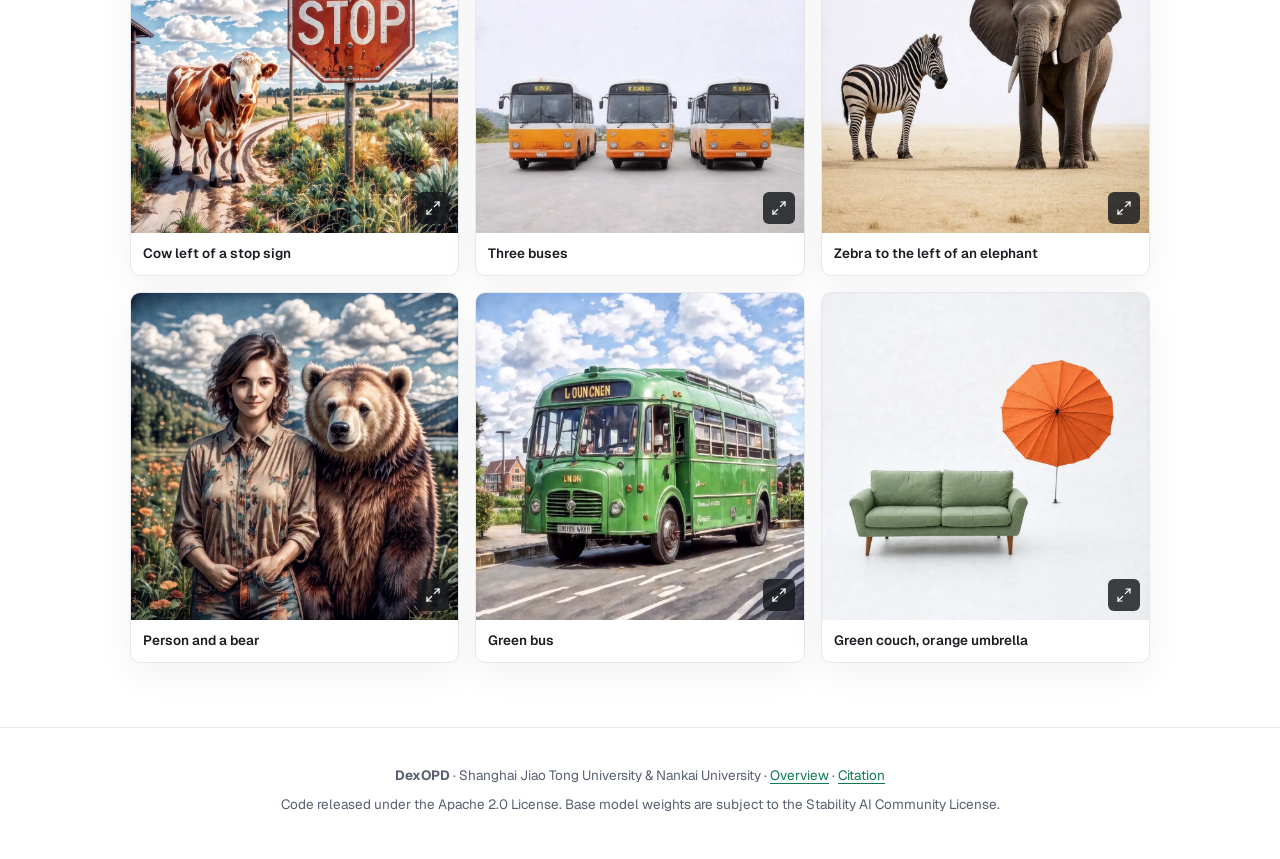
<file: docs/examples.html>
<!doctype html>
<html lang="en">
<head>
  <meta charset="utf-8">
  <meta name="viewport" content="width=device-width, initial-scale=1">
  <title>DexOPD | Qualitative Comparisons &amp; Gallery</title>
  <meta name="description" content="Same-noise qualitative comparisons and multi-capability image gallery from the unified DexOPD SD3.5 Medium checkpoint.">
  <meta name="theme-color" content="#ffffff">
  <link rel="stylesheet" href="styles.css">
  <script defer src="examples.js"></script>
  <script defer src="examples-page.js"></script>
</head>
<body id="top">
  <svg class="icon-library" xmlns="http://www.w3.org/2000/svg" aria-hidden="true">
    <symbol id="i-arrow-left" viewBox="0 0 24 24"><path d="m12 19-7-7 7-7"/><path d="M19 12H5"/></symbol>
    <symbol id="i-arrow-up-right" viewBox="0 0 24 24"><path d="M7 7h10v10"/><path d="M7 17 17 7"/></symbol>
    <symbol id="i-columns" viewBox="0 0 24 24"><rect width="18" height="18" x="3" y="3" rx="2"/><path d="M12 3v18"/></symbol>
    <symbol id="i-wipe" viewBox="0 0 24 24"><path d="M12 3v18"/><path d="m16 16 4-4-4-4"/><path d="m8 8-4 4 4 4"/></symbol>
    <symbol id="i-expand" viewBox="0 0 24 24"><path d="M15 3h6v6"/><path d="m21 3-7 7"/><path d="m3 21 7-7"/><path d="M9 21H3v-6"/></symbol>
    <symbol id="i-close" viewBox="0 0 24 24"><path d="M18 6 6 18"/><path d="m6 6 12 12"/></symbol>
    <symbol id="i-chevrons" viewBox="0 0 24 24"><path d="m9 7-5 5 5 5"/><path d="m15 7 5 5-5 5"/></symbol>
  </svg>
  <template id="zoom-icon"><span class="zoom-icon" aria-hidden="true"><svg class="icon"><use href="#i-expand"/></svg></span></template>
  <a class="skip-link" href="#main">Skip to content</a>

  <header class="site-header">
    <div class="container site-nav">
      <a class="wordmark" href="index.html">
        <svg class="wordmark-glyph" viewBox="0 0 24 24" aria-hidden="true">
          <path d="M3 18C8 18 11 7 21 6"/>
          <path d="M3 18C9 14 13 13 21 14" stroke-dasharray="2.5 2.5"/>
          <circle cx="21" cy="6" r="2" fill="currentColor"/>
        </svg>
        DexOPD
      </a>
      <nav aria-label="Main navigation">
        <a href="index.html#method">Method</a>
        <a href="index.html#results">Results</a>
        <a href="index.html#analysis">Analysis</a>
        <a href="index.html#run">Run</a>
        <a href="examples.html" aria-current="page">Examples</a>
        <a href="index.html#citation">Cite</a>
      </nav>
      <div class="nav-right">
        <button class="theme-toggle" id="theme-toggle" type="button" aria-label="Toggle dark mode" title="Toggle theme">&#9790;</button>
      </div>
    </div>
  </header>

  <main id="main">
    <section class="subpage-hero" aria-labelledby="examples-page-title">
      <div class="container subpage-hero-inner">
        <a class="back-link" href="index.html"><svg class="icon" aria-hidden="true"><use href="#i-arrow-left"/></svg> Back to paper overview</a>
        <h1 id="examples-page-title">Qualitative comparisons &amp; gallery</h1>
        <p>Pre-generated 1024 &times; 1024 outputs from the released DexOPD EMA LoRA (update 1,000), including same-noise model comparisons from the paper and selected multi-capability samples.</p>
        <div class="subpage-jump">
          <a class="btn-pill" href="#demo">Same-noise comparison (6 prompts)</a>
          <a class="btn-pill" href="#gallery">Multi-capability gallery (18 samples)</a>
          <a class="btn-pill" href="https://arxiv.org/abs/2611.31969">Paper on arXiv</a>
          <a class="btn-pill" href="assets/dexopd-paper.pdf">Full paper PDF</a>
        </div>
      </div>
    </section>

    <section class="section demo-section" id="demo" aria-labelledby="demo-title">
      <div class="container">
        <div class="section-heading">
          <h2 id="demo-title">Compare model outputs</h2>
          <p>Pre-generated results for six paper prompts, compared with the same initial noise for each prompt. Click any image to inspect full resolution.</p>
        </div>
        <noscript><p>The interactive comparison requires JavaScript. The images also appear in the <a href="assets/dexopd-paper.pdf">paper PDF</a>.</p></noscript>
        <div id="comparison" class="comparison" hidden>
          <aside class="prompt-panel" aria-labelledby="prompt-list-title">
            <h3 id="prompt-list-title">Prompts</h3>
            <div id="prompt-list" class="prompt-list" role="group" aria-labelledby="prompt-list-title"></div>
          </aside>
          <div class="compare-stage">
            <div class="prompt-display" aria-live="polite">
              <p class="category" id="compare-category"></p>
              <blockquote id="compare-prompt"></blockquote>
            </div>
            <div class="compare-toolbar">
              <label for="baseline">Compare with</label>
              <select id="baseline">
                <option value="dreopd">DreOPD</option>
                <option value="diffusionopd">DiffusionOPD</option>
                <option value="geneval">GenEval Teacher</option>
                <option value="ocr">OCR Teacher</option>
                <option value="aesthetic">Aesthetic Teacher</option>
              </select>
              <div class="segmented view-controls" role="group" aria-label="Comparison view">
                <button id="side-mode" type="button" aria-pressed="true" aria-label="Side by side" title="Side by side"><svg class="icon" aria-hidden="true"><use href="#i-columns"/></svg></button>
                <button id="wipe-mode" type="button" aria-pressed="false" aria-label="Image wipe" title="Image wipe"><svg class="icon" aria-hidden="true"><use href="#i-wipe"/></svg></button>
              </div>
            </div>
            <div id="side-view" class="image-pair">
              <figure class="comparison-image" id="baseline-figure"></figure>
              <figure class="comparison-image dex-image" id="dex-figure"></figure>
            </div>
            <div id="wipe-view" hidden>
              <div class="wipe-labels" aria-hidden="true"><span id="wipe-baseline-name"></span><strong>DexOPD</strong></div>
              <div class="wipe-stage">
                <img id="wipe-baseline-image" width="1024" height="1024" alt="">
                <img id="wipe-dex-image" class="wipe-top" width="1024" height="1024" alt="">
                <span class="wipe-divider" aria-hidden="true"><span><svg class="icon"><use href="#i-chevrons"/></svg></span></span>
                <input class="wipe-input" id="wipe-position" type="range" min="0" max="100" value="50" aria-label="Baseline image reveal percentage">
              </div>
            </div>
            <p id="compare-settings" class="image-settings"></p>
          </div>
        </div>
      </div>
    </section>

    <section class="section gallery-section" id="gallery" aria-labelledby="gallery-title">
      <div class="container">
        <div class="section-heading">
          <h2 id="gallery-title">One student, three capabilities</h2>
          <p>Selected outputs from the same DexOPD checkpoint across composition, text rendering, and aesthetics.</p>
        </div>
        <div id="gallery-tabs" class="segmented gallery-tabs" role="tablist" aria-label="Gallery categories" hidden>
          <button type="button" id="tab-composition" role="tab" aria-controls="gallery-composition" aria-selected="true" data-category="composition">Composition</button>
          <button type="button" id="tab-text" role="tab" aria-controls="gallery-text" aria-selected="false" tabindex="-1" data-category="text">Text rendering</button>
          <button type="button" id="tab-aesthetic" role="tab" aria-controls="gallery-aesthetic" aria-selected="false" tabindex="-1" data-category="aesthetic">Aesthetics</button>
        </div>
        <div id="gallery-composition" class="gallery-grid" role="tabpanel" aria-labelledby="tab-composition" hidden></div>
        <div id="gallery-text" class="gallery-grid" role="tabpanel" aria-labelledby="tab-text" hidden></div>
        <div id="gallery-aesthetic" class="gallery-grid" role="tabpanel" aria-labelledby="tab-aesthetic" hidden></div>
      </div>
    </section>
  </main>

  <footer>
    <div class="container footer-content">
      <p><strong>DexOPD</strong> &middot; Shanghai Jiao Tong University &amp; Nankai University &middot; <a href="index.html">Overview</a> &middot; <a href="index.html#citation">Citation</a></p>
      <p>Code released under the Apache 2.0 License. Base model weights are subject to the Stability AI Community License.</p>
    </div>
  </footer>

  <dialog id="lightbox" aria-labelledby="lightbox-title">
    <div class="lightbox-bar">
      <h2 id="lightbox-title"></h2>
      <button class="icon-button" id="close-lightbox" type="button" aria-label="Close image" title="Close image" autofocus><svg class="icon" aria-hidden="true"><use href="#i-close"/></svg></button>
    </div>
    <img id="lightbox-image" width="1024" height="1024" alt="">
    <div class="lightbox-caption"><p id="lightbox-prompt"></p><p id="lightbox-settings" class="image-settings"></p></div>
  </dialog>
</body>
</html>
</file>
<file: docs/styles.css>
@font-face {
  font-family: Geist;
  src: url('assets/geist.woff2') format('woff2');
  font-weight: 100 900;
  font-display: swap;
}

@font-face {
  font-family: 'Instrument Serif';
  src: url('assets/instrument-serif.woff2') format('woff2');
  font-weight: 400;
  font-display: swap;
}

:root {
  color-scheme: light;
  --paper: #ffffff;
  --paper-2: #f5f6f7;
  --card: #ffffff;
  --ink: #1a1d21;
  --ink-soft: #586170;
  --muted: #586170;
  --line: #e6e8eb;
  --green: #0f7a50;
  --green-deep: #0a5638;
  --green-soft: rgba(15, 122, 80, 0.09);
  --forest: #0f7a50;
  --forest-soft: rgba(15, 122, 80, 0.09);
  --coral: #d8442b;
  --navy: #2c4296;
  --amber: #cf8418;
  --violet: #6d49a8;
  --accent: #0f7a50;
  --radius: 14px;
  --shadow: 0 12px 34px rgba(20, 29, 33, 0.05);
  --mono: ui-monospace, 'IBM Plex Mono', SFMono-Regular, Menlo, Consolas, monospace;
  --sans: Geist, -apple-system, BlinkMacSystemFont, 'Segoe UI', Roboto, sans-serif;
  --display: Geist, -apple-system, BlinkMacSystemFont, 'Segoe UI', sans-serif;
  font-family: var(--sans);
  color: var(--ink);
  background: var(--paper);
  line-height: 1.68;
  font-synthesis: none;
  -webkit-font-smoothing: antialiased;
  text-rendering: optimizeLegibility;
}

[data-theme='dark'] {
  color-scheme: dark;
  --paper: #0a0c10;
  --paper-2: #0f1218;
  --card: #10141b;
  --ink: #edf0f4;
  --ink-soft: #8a95a3;
  --muted: #8a95a3;
  --line: #1c2129;
  --green: #3ddc97;
  --green-deep: #69e7af;
  --green-soft: rgba(61, 220, 151, 0.11);
  --forest: #3ddc97;
  --forest-soft: rgba(61, 220, 151, 0.11);
  --coral: #f06449;
  --navy: #6f8cff;
  --amber: #f0a83a;
  --violet: #a78bfa;
  --accent: #3ddc97;
  --shadow: 0 12px 34px rgba(0, 0, 0, 0.35);
}

*, *::before, *::after { box-sizing: border-box; }
[hidden] { display: none !important; }
body, h1, h2, h3, h4, p, blockquote, figure, pre, dl, dd { margin: 0; }
a { color: var(--green); text-underline-offset: .22em; text-decoration-thickness: 1px; }
a:hover { color: var(--green-deep); text-decoration-thickness: 2px; }
button, select, input { font: inherit; color: inherit; }
button { cursor: pointer; }
img { display: block; max-width: 100%; height: auto; }
:focus-visible { outline: 2px solid var(--green); outline-offset: 3px; }
section[id] { scroll-margin-top: 72px; }
.icon-library { position: absolute; width: 0; height: 0; overflow: hidden; }
.icon { width: 16px; height: 16px; flex: none; fill: none; stroke: currentColor; stroke-width: 1.85; stroke-linecap: round; stroke-linejoin: round; }
.container { width: min(100% - 56px, 1020px); margin-inline: auto; }
.container.narrow { width: min(100% - 56px, 880px); }
.screen-reader, .skip-link:not(:focus) { position: absolute; width: 1px; height: 1px; overflow: hidden; clip-path: inset(50%); white-space: nowrap; }
.skip-link:focus { position: fixed; z-index: 90; top: 12px; left: 12px; background: var(--card); color: var(--ink); padding: 10px 14px; border: 1px solid var(--line); border-radius: 8px; }

/* Top 2px Scroll Progress Bar */
.scrollbar {
  position: fixed;
  top: 0;
  left: 0;
  z-index: 80;
  height: 2px;
  width: 0%;
  background: var(--green);
  transition: width 0.08s linear;
}

/* Sticky Translucent Glass Header */
.site-header {
  position: sticky;
  top: 0;
  z-index: 60;
  background: color-mix(in srgb, var(--paper) 84%, transparent);
  backdrop-filter: saturate(150%) blur(14px);
  -webkit-backdrop-filter: saturate(150%) blur(14px);
  border-bottom: 1px solid var(--line);
}
.site-nav, .site-nav nav, .nav-right { display: flex; align-items: center; }
.site-nav { min-height: 58px; justify-content: space-between; gap: 18px; }
.site-nav nav { gap: 4px; }
.site-nav a { text-decoration: none; }
.wordmark {
  display: inline-flex;
  align-items: center;
  gap: 9px;
  font-weight: 700;
  font-size: 16.5px;
  letter-spacing: -0.015em;
  color: var(--ink);
  white-space: nowrap;
}
.wordmark:hover { color: var(--green); }
.wordmark-glyph {
  width: 20px;
  height: 20px;
  stroke: var(--green);
  stroke-width: 2;
  fill: none;
}
.site-nav nav a {
  font-weight: 500;
  font-size: 14px;
  padding: 6px 11px;
  border-radius: 999px;
  color: var(--ink-soft);
  transition: color .15s, background-color .15s;
}
.site-nav nav a:hover { color: var(--ink); background: var(--paper-2); }
.site-nav nav a.is-active,
.site-nav nav a[aria-current='page'] {
  color: var(--green);
  background: var(--green-soft);
  font-weight: 600;
}
.nav-right { gap: 8px; }
.theme-toggle {
  display: inline-grid;
  place-items: center;
  width: 36px;
  height: 32px;
  border: 1px solid var(--line);
  border-radius: 8px;
  background: transparent;
  color: var(--ink-soft);
  font-size: 14px;
  transition: border-color .15s, color .15s, background-color .15s;
}
.theme-toggle:hover { color: var(--ink); border-color: var(--green); background: var(--paper-2); }

/* Centered White-Paper Hero (GeoPhys style) */
.hero {
  padding: 72px 0 34px;
  text-align: center;
}
.hero-inner {
  max-width: 860px;
  margin-inline: auto;
}
.hero h1 {
  font-size: clamp(32px, 4.8vw, 54px);
  font-weight: 650;
  line-height: 1.1;
  letter-spacing: -0.026em;
  color: var(--ink);
}
.hero h1 .accent { color: var(--green); }
.authors {
  margin: 24px auto 0;
  max-width: 780px;
  font-weight: 600;
  font-size: 16.5px;
  line-height: 1.85;
  color: var(--ink);
}
.authors sup {
  color: var(--green);
  font-weight: 600;
  font-size: 0.72em;
  margin-left: 1px;
}
.affiliations {
  color: var(--ink-soft);
  margin-top: 6px;
  font-size: 14.5px;
}
.affiliations sup { color: var(--green); font-weight: 600; margin-right: 2px; }
.affiliations span { margin-inline: 7px; }
.correspondence {
  margin-top: 4px;
  font-size: 13px;
  color: var(--ink-soft);
}
.hero-actions {
  display: flex;
  flex-wrap: wrap;
  justify-content: center;
  gap: 10px;
  margin-top: 28px;
}
.btn-pill {
  display: inline-flex;
  align-items: center;
  justify-content: center;
  gap: 8px;
  padding: 10px 19px;
  border-radius: 999px;
  font-size: 14px;
  font-weight: 600;
  text-decoration: none;
  border: 1px solid var(--line);
  background: var(--card);
  color: var(--ink);
  transition: transform .15s, border-color .15s, color .15s, background-color .15s;
}
.btn-pill:hover {
  border-color: var(--green);
  color: var(--green);
  transform: translateY(-1px);
}
.btn-pill.solid {
  background: var(--ink);
  color: var(--paper);
  border-color: var(--ink);
}
.btn-pill.solid:hover {
  background: var(--green);
  border-color: var(--green);
  color: #ffffff;
}

/* Overview: Abstract, TL;DR, and 3-Column Stat Cards */
.overview-section {
  padding: 12px 0 56px;
  border-bottom: 1px solid var(--line);
}
.lead-prose {
  max-width: 780px;
  margin: 0 auto;
  font-size: 16.5px;
  line-height: 1.74;
  color: var(--ink-soft);
}
.subhead {
  font-weight: 700;
  color: var(--ink);
}
.tldr {
  max-width: 780px;
  margin: 22px auto 0;
  padding: 16px 20px;
  background: var(--paper-2);
  border: 1px solid var(--line);
  border-radius: 12px;
  font-size: 15px;
  line-height: 1.62;
  color: var(--ink);
}
.tldr strong {
  color: var(--green);
  font-family: var(--mono);
  font-size: 13px;
  letter-spacing: 0.04em;
  text-transform: uppercase;
  margin-right: 6px;
}

.stats-grid {
  display: grid;
  grid-template-columns: repeat(3, minmax(0, 1fr));
  gap: 16px;
  margin-top: 26px;
}
.stat-card {
  background: var(--card);
  border: 1px solid var(--line);
  border-radius: 12px;
  padding: 18px 20px;
  box-shadow: var(--shadow);
}
.stat-num {
  font-size: clamp(23px, 2.7vw, 31px);
  font-weight: 700;
  letter-spacing: -0.025em;
  font-variant-numeric: tabular-nums;
  color: var(--green);
  line-height: 1.15;
}
.stat-num .prev {
  color: var(--ink-soft);
  font-weight: 500;
  font-size: 0.82em;
}
.stat-num .arr {
  color: var(--coral);
  margin-inline: 5px;
  font-weight: 600;
}
.stat-label {
  margin-top: 8px;
  font-size: 14px;
  font-weight: 650;
  color: var(--ink);
}
.stat-sub {
  margin-top: 3px;
  font-size: 12.5px;
  line-height: 1.45;
  color: var(--ink-soft);
}

/* Section Rhythm & Centered Editorial Headers */
.section {
  padding: 64px 0;
  border-bottom: 1px solid var(--line);
}
.section-header {
  text-align: center;
  max-width: 720px;
  margin: 0 auto 34px;
}
.section-kicker {
  display: inline-block;
  font-family: var(--mono);
  font-size: 11.5px;
  font-weight: 600;
  letter-spacing: 0.08em;
  text-transform: uppercase;
  color: var(--green);
  margin-bottom: 8px;
}
.section-header h2 {
  font-size: clamp(26px, 3.4vw, 36px);
  font-weight: 650;
  line-height: 1.15;
  letter-spacing: -0.02em;
  color: var(--ink);
}
.section-lead {
  margin-top: 10px;
  font-size: 16.5px;
  line-height: 1.62;
  color: var(--ink-soft);
}

/* GeoPhys-Style Joined 3-Column Signal Matrix */
.signals-matrix {
  display: grid;
  grid-template-columns: repeat(3, minmax(0, 1fr));
  background: var(--card);
  border: 1px solid var(--line);
  border-radius: var(--radius);
  box-shadow: var(--shadow);
  overflow: hidden;
  margin-bottom: 26px;
}
.sig-col {
  padding: 20px 22px 22px;
  border-top: 3px solid var(--sc, var(--green));
  display: flex;
  flex-direction: column;
  gap: 10px;
}
.sig-col + .sig-col {
  border-left: 1px solid var(--line);
}
.sig-top {
  display: flex;
  align-items: center;
  justify-content: space-between;
  gap: 8px;
}
.sig-step {
  font-family: var(--mono);
  font-size: 11px;
  font-weight: 600;
  letter-spacing: 0.06em;
  text-transform: uppercase;
  color: var(--sc, var(--green));
}
.sig-icon {
  width: 22px;
  height: 22px;
  stroke: var(--sc, var(--green));
  stroke-width: 1.8;
  fill: none;
}
.sig-col h3 {
  font-size: 17px;
  font-weight: 650;
  line-height: 1.25;
  color: var(--ink);
}
.sig-formula {
  align-self: flex-start;
  font-family: var(--mono);
  font-size: 12.5px;
  font-weight: 500;
  color: var(--sc, var(--green));
  background: color-mix(in srgb, var(--sc, var(--green)) 11%, transparent);
  padding: 5px 10px;
  border-radius: 6px;
  line-height: 1.4;
}
.sig-col p {
  font-size: 14px;
  line-height: 1.58;
  color: var(--ink-soft);
}

/* Integrated Figure Frame & Caption Bar (.fig) */
.fig-card {
  background: var(--card);
  border: 1px solid var(--line);
  border-radius: var(--radius);
  box-shadow: var(--shadow);
  overflow: hidden;
  margin-top: 24px;
}
.fig-body {
  padding: 22px 24px;
}
.fig-caption {
  padding: 14px 22px;
  background: var(--paper-2);
  border-top: 1px solid var(--line);
  font-size: 13.5px;
  line-height: 1.55;
  color: var(--ink-soft);
}
.fig-caption strong {
  color: var(--ink);
  font-weight: 650;
}

/* Takeaway & Honest Scope Callout Cards */
.takeaway {
  margin-top: 26px;
  padding: 18px 22px;
  background: linear-gradient(180deg, color-mix(in srgb, var(--green) 6%, var(--card)), var(--card));
  border: 1px solid var(--line);
  border-left: 4px solid var(--green);
  border-radius: 12px;
  box-shadow: var(--shadow);
}
.tk-badge {
  display: inline-block;
  font-family: var(--mono);
  font-size: 11px;
  font-weight: 600;
  letter-spacing: 0.08em;
  text-transform: uppercase;
  color: var(--green);
  margin-bottom: 5px;
}
.takeaway p {
  font-size: 15px;
  line-height: 1.62;
  color: var(--ink);
}
.takeaway.honest {
  background: linear-gradient(180deg, color-mix(in srgb, var(--coral) 5%, var(--card)), var(--card));
  border-left-color: var(--coral);
}
.takeaway.honest .tk-badge { color: var(--coral); }

/* Segmented Controls */
.segmented {
  display: inline-flex;
  align-items: center;
  flex-wrap: wrap;
  gap: 2px;
  padding: 3px;
  border: 1px solid var(--line);
  background: var(--paper-2);
  border-radius: 999px;
}
.segmented button {
  display: inline-flex;
  align-items: center;
  justify-content: center;
  min-width: 36px;
  min-height: 30px;
  padding: 4px 13px;
  border: 1px solid transparent;
  border-radius: 999px;
  background: transparent;
  font-size: 12.5px;
  font-weight: 600;
  color: var(--ink-soft);
  white-space: nowrap;
  transition: all .15s;
}
.segmented button[aria-pressed='true'],
.segmented button[aria-selected='true'] {
  color: var(--green);
  background: var(--card);
  border-color: var(--line);
  box-shadow: 0 1px 3px rgba(0, 0, 0, 0.06);
}
.segmented button:hover { color: var(--ink); }

/* Interactive 3D Manifold Walkthrough inside Figure Card */
.method-tabs {
  display: flex;
  align-items: stretch;
  border-bottom: 1px solid var(--line);
  gap: 22px;
}
.method-tabs button {
  min-height: 42px;
  padding: 8px 4px;
  margin-bottom: -1px;
  color: var(--ink-soft);
  font-weight: 600;
  font-size: 14.5px;
  border: 0;
  border-bottom: 2.5px solid transparent;
  background: transparent;
}
.method-tabs button[aria-selected='true'] { color: var(--green); border-bottom-color: var(--green); }
.method-tabs button:hover { color: var(--ink); }
.method-scene {
  display: grid;
  grid-template-columns: minmax(0, 1.4fr) minmax(0, 1fr);
  align-items: center;
  gap: 36px;
  padding: 18px 0 8px;
}
.latent-sheet img { width: 100%; height: auto; border-radius: 8px; }
.rollout-art { position: relative; }
#rollout-markers { position: absolute; inset: 0; width: 100%; height: 100%; pointer-events: none; }
.rollout-control { margin-top: 15px; }
.rollout-control label { display: block; font-size: 13px; font-weight: 600; color: var(--ink); }
.rollout-control input { display: block; margin: 4px 0; width: 100%; min-height: 26px; accent-color: var(--green); cursor: pointer; }
.rollout-control div { display: flex; justify-content: space-between; font-family: var(--mono); font-size: 11.5px; color: var(--ink-soft); }
.latent-sheet figcaption { color: var(--ink-soft); font-size: 12.5px; line-height: 1.45; margin-top: 6px; }
.method-copy { max-width: 50ch; padding: 10px 0; }
.method-copy h3 { font-size: 22px; font-weight: 650; line-height: 1.2; margin-bottom: 10px; color: var(--ink); }
.method-copy p { font-size: 15px; color: var(--ink-soft); }
.method-copy .method-equation {
  display: inline-block;
  margin: 14px 0 10px;
  padding: 6px 12px;
  border-radius: 7px;
  background: var(--green-soft);
  font-family: var(--mono);
  font-size: 14px;
  font-weight: 500;
  color: var(--green);
}
.method-equation sub, .method-equation sup { font-size: .75em; }
.method-copy .method-detail { color: var(--ink-soft); font-size: 13.5px; }
#reward-states { margin-bottom: 12px; }

/* Activity Diagnostics Bar inside Figure Card */
.method-activity {
  display: grid;
  grid-template-columns: minmax(0, 1fr) minmax(0, 1.05fr);
  align-items: center;
  gap: 36px;
  margin-top: 18px;
  padding-top: 18px;
  border-top: 1px solid var(--line);
}
.method-activity-caption h4 { font-size: 16.5px; font-weight: 650; color: var(--ink); }
.method-activity-caption p { margin-top: 6px; font-size: 14px; color: var(--ink-soft); }
.method-activity-label { font-family: var(--mono); font-size: 11.5px; font-weight: 600; text-transform: uppercase; letter-spacing: 0.05em; color: var(--ink-soft); }
.method-activity-chart dl { display: grid; gap: 8px; margin: 10px 0 8px; }
.method-activity-chart dl > div { display: grid; grid-template-columns: 74px minmax(0, 1fr); align-items: center; gap: 10px; }
.method-activity-chart dt { font-size: 13.5px; font-weight: 500; color: var(--ink); }
.method-activity-chart dd { display: grid; grid-template-columns: minmax(0, 1fr) 56px; align-items: center; gap: 10px; }
.method-activity-chart strong { text-align: right; font-family: var(--mono); font-size: 13px; color: var(--ink); }
.method-activity-track { display: block; height: 9px; overflow: hidden; background: var(--paper-2); border: 1px solid var(--line); border-radius: 999px; }
.method-activity-track > span { display: block; height: 100%; background: var(--green); border-radius: 999px; }
.method-activity-scope { color: var(--ink-soft); font-family: var(--mono); font-size: 11.5px; }

/* Results Section & Interactive Charts */
.charts-pair {
  display: grid;
  grid-template-columns: repeat(2, minmax(0, 1fr));
  gap: 18px;
  margin-bottom: 22px;
}
.chart-card, .analysis-card {
  background: var(--card);
  border: 1px solid var(--line);
  border-radius: var(--radius);
  padding: 22px 24px;
  box-shadow: var(--shadow);
}
.matrix-card { margin-bottom: 26px; }
.chart-card-head {
  display: flex;
  align-items: flex-start;
  justify-content: space-between;
  gap: 14px;
  margin-bottom: 16px;
  flex-wrap: wrap;
}
.chart-card-head h3 { font-size: 18.5px; font-weight: 650; line-height: 1.25; letter-spacing: -0.01em; color: var(--ink); }
.chart-card-head p { margin-top: 4px; color: var(--ink-soft); font-size: 14px; max-width: 66ch; }
.chart-canvas { width: 100%; }
.chart-svg { display: block; width: 100%; height: auto; overflow: visible; }
.svg-tick { font-family: var(--mono); font-size: 10.5px; fill: var(--ink-soft); font-variant-numeric: tabular-nums; }
.svg-tick-right { fill: var(--coral); }
.svg-axis-label { font-family: var(--mono); font-size: 11px; font-weight: 500; fill: var(--ink-soft); }
.svg-mini-head { font-family: var(--mono); font-size: 10px; font-weight: 600; letter-spacing: 0.03em; }
.svg-ref-label { font-family: var(--mono); font-size: 10px; font-weight: 600; }
.svg-halo { stroke: var(--card); stroke-width: 4px; stroke-linejoin: round; paint-order: stroke; }
.svg-halo-card { stroke: var(--paper-2); stroke-width: 4px; stroke-linejoin: round; paint-order: stroke; }
.svg-hit { cursor: crosshair; }

.chart-readout {
  display: flex;
  flex-wrap: wrap;
  align-items: center;
  gap: 8px 16px;
  margin-top: 12px;
  padding: 9px 13px;
  background: var(--paper-2);
  border: 1px solid var(--line);
  border-radius: 8px;
  font-family: var(--mono);
  font-size: 12px;
  font-variant-numeric: tabular-nums;
}
.readout-step { font-weight: 700; color: var(--ink); margin-right: 4px; }
.readout-item { display: inline-flex; align-items: center; gap: 6px; color: var(--ink-soft); }
.readout-item i { display: inline-block; width: 8px; height: 8px; border-radius: 50%; flex: none; }
.readout-item strong { color: var(--ink); }

/* Primary 3-Task Small-Multiples Bar Matrix */
.matrix-legend { display: flex; flex-wrap: wrap; align-items: center; gap: 14px; font-family: var(--mono); font-size: 11.5px; color: var(--ink-soft); }
.matrix-legend span { display: inline-flex; align-items: center; gap: 6px; }
.matrix-legend i { display: inline-block; width: 10px; height: 10px; border-radius: 2px; }
.swatch-ours { background: var(--green); }
.swatch-specialist { background: var(--coral); }
.swatch-opd { background: var(--navy); }

.matrix-chart { display: grid; gap: 2px; }
.matrix-row {
  display: grid;
  grid-template-columns: 162px repeat(3, minmax(0, 1fr));
  align-items: center;
  gap: 16px;
  padding: 6px 10px;
  border-radius: 7px;
  transition: background-color .12s;
}
.matrix-row:not(.matrix-head):hover,
.matrix-row:not(.matrix-head):focus-visible { background: var(--paper-2); }
.matrix-head {
  font-family: var(--mono);
  font-size: 11.5px;
  font-weight: 600;
  text-transform: uppercase;
  letter-spacing: 0.04em;
  color: var(--ink-soft);
  border-bottom: 1px solid var(--line);
  border-radius: 0;
  padding-bottom: 9px;
  margin-bottom: 4px;
}
.matrix-group-label {
  font-family: var(--mono);
  font-size: 11px;
  font-weight: 600;
  letter-spacing: 0.06em;
  text-transform: uppercase;
  color: var(--ink-soft);
  padding: 10px 10px 2px;
}
.matrix-model { font-size: 13.5px; font-weight: 600; color: var(--ink); white-space: nowrap; }
.matrix-cell { display: grid; grid-template-columns: minmax(0, 1fr) 56px; align-items: center; gap: 10px; }
.matrix-track { display: block; height: 9px; background: var(--paper-2); border-radius: 999px; overflow: hidden; }
.matrix-bar { display: block; height: 100%; border-radius: 999px; }
.bar-ours { background: var(--green); }
.bar-specialist { background: var(--coral); }
.bar-opd { background: var(--navy); }
.bar-muted { background: #a8b3be; }
.matrix-val { font-family: var(--mono); font-size: 12.5px; text-align: right; font-variant-numeric: tabular-nums; color: var(--ink-soft); }
.matrix-row.is-ours { background: var(--green-soft); }
.matrix-row.is-ours .matrix-model,
.matrix-row.is-ours .matrix-val { font-weight: 700; color: var(--green); }

/* GeoPhys-Style Unified Table Card (.tablewrap) */
.table-card {
  background: var(--card);
  border: 1px solid var(--line);
  border-radius: var(--radius);
  box-shadow: var(--shadow);
  overflow: hidden;
}
.table-card-top {
  display: flex;
  align-items: center;
  justify-content: space-between;
  gap: 16px;
  flex-wrap: wrap;
  padding: 16px 22px 14px;
  border-bottom: 1px solid var(--line);
}
.table-card-top h3 { font-size: 16.5px; font-weight: 650; color: var(--ink); }
.table-card-top p { font-size: 13px; color: var(--ink-soft); margin-top: 2px; }
.table-scroll { overflow-x: auto; background: var(--card); }
.benchmark-table { width: 100%; min-width: 980px; border-spacing: 0; font-size: 13px; font-variant-numeric: tabular-nums; }
.benchmark-table[data-view='geneval'] { min-width: 680px; }
.benchmark-table[data-view='drawbench'] { min-width: 580px; }
.benchmark-table[data-view='geneval'] .col-db { display: none; }
.benchmark-table[data-view='drawbench'] .col-ge { display: none; }
.benchmark-table th, .benchmark-table td {
  padding: 8px 8px;
  text-align: right;
  white-space: nowrap;
  border-bottom: 1px solid var(--line);
}
.benchmark-table thead th {
  background: var(--paper-2);
  font-family: var(--mono);
  font-size: 11.5px;
  font-weight: 600;
  letter-spacing: 0.03em;
  text-transform: uppercase;
  color: var(--ink-soft);
}
.benchmark-table thead tr:first-child th { text-align: center; }
.benchmark-table th[scope='row'],
.benchmark-table thead tr:first-child th:first-child {
  position: sticky;
  left: 0;
  z-index: 2;
  text-align: left;
  padding-inline: 16px;
  border-right: 1px solid var(--line);
}
.benchmark-table th[scope='row'] { background: var(--card); font-weight: 600; color: var(--ink); }
.benchmark-table .col-sep { border-left: 1px solid var(--line); }
.benchmark-table[data-view='drawbench'] th.col-sep:first-of-type { border-left: 0; }
.benchmark-table .group-row th {
  background: var(--paper-2);
  color: var(--ink-soft);
  text-align: left;
  font-family: var(--mono);
  font-size: 11px;
  font-weight: 600;
  letter-spacing: 0.05em;
  text-transform: uppercase;
  padding-block: 6px;
}
.benchmark-table .group-row span { position: sticky; left: 16px; white-space: normal; }
.benchmark-table .ours > * {
  background: color-mix(in srgb, var(--green) 9%, var(--card));
  color: var(--green);
  font-weight: 650;
  border-bottom: 0;
}
.benchmark-table strong { font-weight: 750; color: var(--ink); }
.benchmark-table .ours strong { color: var(--green); }
.benchmark-table u, .table-note u { text-underline-offset: 2px; }
.table-note {
  padding: 12px 22px;
  background: var(--paper-2);
  border-top: 1px solid var(--line);
  font-family: var(--mono);
  font-size: 12px;
  color: var(--ink-soft);
}

/* Analysis Section */
.analysis-card + .analysis-card { margin-top: 22px; }
.card-index {
  font-family: var(--mono);
  font-size: 11.5px;
  font-weight: 600;
  letter-spacing: 0.06em;
  text-transform: uppercase;
  color: var(--green);
  margin-bottom: 4px;
}
.math-symbol { text-transform: none; font-style: italic; letter-spacing: 0; }

/* 01 Component Ablation */
.ablation-grid { display: grid; gap: 14px; }
.ablation-grid.cols-3 { grid-template-columns: repeat(3, minmax(0, 1fr)); }
.ablation-grid.cols-4 { grid-template-columns: repeat(4, minmax(0, 1fr)); }
.ablation-panel {
  background: var(--paper-2);
  border: 1px solid var(--line);
  border-radius: 10px;
  padding: 15px 16px;
}
.ablation-panel h4 { font-size: 14px; font-weight: 650; color: var(--ink); margin-bottom: 12px; }
.ablation-bars { display: grid; gap: 11px; }
.ablation-meta { display: flex; justify-content: space-between; align-items: baseline; gap: 8px; margin-bottom: 4px; font-size: 12.5px; }
.ablation-name { color: var(--ink-soft); font-weight: 500; }
.ablation-nums { display: inline-flex; align-items: baseline; gap: 6px; font-family: var(--mono); font-variant-numeric: tabular-nums; white-space: nowrap; }
.ablation-nums strong { font-size: 12.5px; color: var(--ink); }
.ablation-nums em { font-style: normal; font-size: 11px; font-weight: 600; }
.delta-neg { color: var(--coral); }
.delta-pos { color: var(--green); }
.delta-flat, .delta-ref { color: var(--ink-soft); }
.ablation-track { height: 7px; background: var(--line); border-radius: 999px; overflow: hidden; }
.ablation-track > span { display: block; height: 100%; background: #8f9ca8; border-radius: 999px; }
.ablation-item.is-default .ablation-name { font-weight: 650; color: var(--green); }
.ablation-item.is-default .ablation-track > span { background: var(--green); }

/* 02 Beta Sweep & 03 Teacher Lambda Sweep */
.beta-panels { display: grid; grid-template-columns: repeat(3, minmax(0, 1fr)); gap: 14px; }
.teacher-panels { display: grid; grid-template-columns: repeat(2, minmax(0, 1fr)); gap: 16px; }
.mini-chart-card {
  background: var(--paper-2);
  border: 1px solid var(--line);
  border-radius: 10px;
  padding: 13px 14px 10px;
}
.mini-chart-title {
  display: flex;
  justify-content: space-between;
  align-items: baseline;
  gap: 8px;
  margin-bottom: 6px;
  flex-wrap: wrap;
}
.mini-chart-title span { font-size: 13px; font-weight: 650; color: var(--ink); }
.mini-chart-title small { font-family: var(--mono); font-size: 11px; color: var(--ink-soft); font-variant-numeric: tabular-nums; }

.sweep-readout {
  margin-top: 14px;
  padding: 13px 16px;
  background: var(--paper-2);
  border: 1px solid var(--line);
  border-radius: 10px;
}
.sweep-readout-head { display: flex; align-items: center; gap: 10px; margin-bottom: 9px; font-family: var(--mono); font-size: 13px; }
.badge-default {
  display: inline-block;
  font-family: var(--mono);
  font-size: 11px;
  font-weight: 600;
  color: var(--green);
  background: var(--green-soft);
  padding: 2px 8px;
  border-radius: 999px;
}
.sweep-readout-grid {
  display: grid;
  grid-template-columns: repeat(7, minmax(0, 1fr));
  gap: 8px 12px;
  font-family: var(--mono);
  font-variant-numeric: tabular-nums;
}
.sweep-readout-grid.cols-4 { grid-template-columns: repeat(4, minmax(0, 1fr)); }
.sweep-readout-grid dt { font-size: 11px; color: var(--ink-soft); }
.sweep-readout-grid dd { font-size: 13.5px; font-weight: 650; color: var(--ink); margin-top: 2px; }

/* 04 Joined Compute Efficiency Comparison (GeoPhys .compute style) */
.compute-joined {
  display: grid;
  grid-template-columns: repeat(4, minmax(0, 1fr));
  border: 1px solid var(--line);
  border-radius: 12px;
  overflow: hidden;
  background: var(--card);
}
.compute-tier {
  padding: 18px 18px;
  display: flex;
  flex-direction: column;
  gap: 6px;
}
.compute-tier + .compute-tier { border-left: 1px solid var(--line); }
.compute-tier.win {
  background: color-mix(in srgb, var(--green) 8%, var(--card));
}
.ct-head { display: flex; align-items: center; justify-content: space-between; gap: 6px; }
.ct-head strong { font-size: 14px; font-weight: 650; color: var(--ink); }
.compute-tier.win .ct-head strong { color: var(--green); }
.ct-batch {
  font-family: var(--mono);
  font-size: 11px;
  color: var(--ink-soft);
  background: var(--paper-2);
  padding: 2px 7px;
  border-radius: 6px;
}
.ct-time {
  font-family: var(--mono);
  font-size: 24px;
  font-weight: 700;
  color: var(--ink);
  letter-spacing: -0.02em;
  margin-top: 2px;
}
.compute-tier.win .ct-time { color: var(--green); }
.ct-time small { font-size: 12px; font-weight: 500; color: var(--ink-soft); }
.ct-scores {
  font-family: var(--mono);
  font-size: 11.5px;
  color: var(--ink-soft);
  line-height: 1.5;
}
.ct-scores b { color: var(--ink); font-weight: 650; }

/* Run Section & Code Card */
.run-grid {
  display: grid;
  grid-template-columns: repeat(3, minmax(0, 1fr));
  border: 1px solid var(--line);
  border-radius: var(--radius);
  background: var(--card);
  box-shadow: var(--shadow);
  overflow: hidden;
}
.run-col {
  padding: 20px 22px;
  border-top: 3px solid var(--green);
}
.run-col + .run-col { border-left: 1px solid var(--line); }
.run-step-num {
  font-family: var(--mono);
  font-size: 11px;
  font-weight: 600;
  letter-spacing: 0.06em;
  text-transform: uppercase;
  color: var(--green);
  margin-bottom: 6px;
}
.run-col h3 { font-size: 16.5px; font-weight: 650; color: var(--ink); }
.run-col p { margin-top: 6px; font-size: 14px; color: var(--ink-soft); line-height: 1.55; }
.run-col a {
  display: inline-flex;
  align-items: center;
  gap: 5px;
  margin-top: 10px;
  font-family: var(--mono);
  font-size: 12.5px;
  font-weight: 600;
  color: var(--green);
  text-decoration: none;
}
.run-col a:hover { text-decoration: underline; }

.code-card {
  margin-top: 22px;
  border: 1px solid var(--line);
  border-radius: var(--radius);
  overflow: hidden;
  background: var(--paper-2);
}
.code-card-bar {
  display: flex;
  align-items: center;
  justify-content: space-between;
  gap: 12px;
  padding: 10px 18px;
  border-bottom: 1px solid var(--line);
  font-family: var(--mono);
  font-size: 12px;
  font-weight: 500;
  color: var(--ink-soft);
}
.code-card pre {
  padding: 18px 22px;
  overflow-x: auto;
  font-family: var(--mono);
  font-size: 13px;
  line-height: 1.6;
  color: var(--ink);
}
.copy-btn {
  display: inline-flex;
  align-items: center;
  gap: 6px;
  padding: 5px 11px;
  border-radius: 7px;
  border: 1px solid var(--line);
  background: var(--card);
  color: var(--ink);
  font-family: var(--mono);
  font-size: 12px;
  font-weight: 500;
  transition: border-color .15s, color .15s;
}
.copy-btn:hover { border-color: var(--green); color: var(--green); }

/* Citation & Minimal Footer */
footer {
  padding: 36px 0 44px;
  text-align: center;
  font-size: 13.5px;
  color: var(--ink-soft);
}
.footer-content p + p { margin-top: 6px; }

/* =========================================================================
   Dedicated Qualitative Examples Page (examples.html)
   ========================================================================= */
.subpage-hero {
  padding: 46px 0 32px;
  border-bottom: 1px solid var(--line);
  text-align: center;
}
.subpage-hero-inner { max-width: 760px; margin-inline: auto; }
.back-link {
  display: inline-flex;
  align-items: center;
  gap: 6px;
  color: var(--green);
  font-family: var(--mono);
  font-size: 12.5px;
  font-weight: 600;
  text-decoration: none;
  margin-bottom: 12px;
}
.back-link:hover { text-decoration: underline; }
.subpage-hero h1 { font-size: clamp(28px, 4vw, 42px); font-weight: 650; letter-spacing: -0.02em; color: var(--ink); }
.subpage-hero p { margin-top: 10px; color: var(--ink-soft); font-size: 15.5px; }
.subpage-jump { display: flex; flex-wrap: wrap; justify-content: center; gap: 10px; margin-top: 18px; }

.section-heading { margin-bottom: 24px; }
.section-heading h2 { font-size: 28px; font-weight: 650; letter-spacing: -0.015em; }
.section-heading p { color: var(--ink-soft); margin-top: 6px; font-size: 15.5px; }

.comparison { display: grid; grid-template-columns: minmax(215px, 25%) minmax(0, 1fr); border: 1px solid var(--line); background: var(--card); border-radius: var(--radius); box-shadow: var(--shadow); overflow: hidden; }
.prompt-panel { padding: 18px 14px; background: var(--paper-2); border-right: 1px solid var(--line); }
.prompt-panel h3 { margin: 0 7px 10px; font-family: var(--mono); font-size: 12px; text-transform: uppercase; letter-spacing: 0.05em; color: var(--ink-soft); }
.prompt-list { display: grid; gap: 4px; }
.prompt-option { display: flex; align-items: center; gap: 10px; background: transparent; text-align: left; border: 1px solid transparent; border-radius: 8px; padding: 7px; min-width: 0; font-weight: 600; font-size: 13.5px; line-height: 1.3; }
.prompt-option img { width: 44px; height: 44px; flex: none; object-fit: cover; border-radius: 6px; background: var(--line); }
.prompt-option:hover { background: var(--card); }
.prompt-option[aria-pressed='true'] { background: var(--card); border-color: var(--line); box-shadow: inset 3px 0 var(--green); }
.compare-stage { padding: 22px 24px 20px; min-width: 0; }
.prompt-display { min-height: 92px; padding-bottom: 12px; }
.category { font-family: var(--mono); font-size: 11.5px; font-weight: 600; color: var(--green); text-transform: uppercase; letter-spacing: 0.05em; }
.prompt-display blockquote { margin-top: 5px; font-size: 16px; line-height: 1.55; overflow-wrap: anywhere; }
.compare-toolbar { display: flex; align-items: center; flex-wrap: wrap; gap: 8px; margin-bottom: 13px; font-size: 13.5px; }
.compare-toolbar label { font-weight: 600; }
.compare-toolbar select { background: var(--card); border: 1px solid var(--line); border-radius: 8px; min-height: 36px; padding: 4px 10px; max-width: 100%; }
.view-controls { margin-left: auto; }
.image-pair { display: grid; grid-template-columns: repeat(2, minmax(0, 1fr)); gap: 12px; }
.comparison-image { border-radius: 10px; border: 1px solid var(--line); overflow: hidden; }
.comparison-image figcaption { padding: 8px 12px; background: var(--paper-2); min-height: 38px; font-size: 13.5px; font-weight: 600; }
.dex-image { border-color: var(--green); }
.dex-image figcaption { background: var(--green-soft); color: var(--green); }
.zoom-image { position: relative; display: block; width: 100%; padding: 0; border: 0; background: var(--paper-2); }
.zoom-image img { width: 100%; aspect-ratio: 1; object-fit: cover; }
.zoom-icon { display: grid; place-items: center; position: absolute; bottom: 9px; right: 9px; background: rgba(20, 24, 28, 0.82); color: white; border-radius: 6px; width: 32px; height: 32px; }
.zoom-image:hover .zoom-icon { background: var(--green); }
.image-settings { margin-top: 12px; color: var(--ink-soft); font-family: var(--mono); font-size: 12px; }
.wipe-labels, .wipe-stage { max-width: 530px; margin-inline: auto; }
.wipe-labels { display: flex; justify-content: space-between; gap: 10px; margin-bottom: 6px; font-size: 13.5px; font-weight: 600; }
.wipe-labels strong { color: var(--green); }
.wipe-stage { --wipe: 50%; position: relative; border-radius: 10px; overflow: hidden; aspect-ratio: 1; background: var(--paper-2); }
.wipe-stage img { position: absolute; width: 100%; height: 100%; object-fit: cover; }
.wipe-top { clip-path: inset(0 0 0 var(--wipe)); }
.wipe-divider { position: absolute; top: 0; bottom: 0; left: var(--wipe); width: 2px; background: white; pointer-events: none; transform: translateX(-50%); }
.wipe-divider span { position: absolute; top: 50%; left: 50%; display: grid; place-items: center; width: 40px; height: 40px; transform: translate(-50%, -50%); border-radius: 50%; color: #142d21; background: white; box-shadow: 0 2px 6px rgba(0, 0, 0, 0.25); }
.wipe-input { position: absolute; inset: 0; width: 100%; height: 100%; margin: 0; opacity: 0; cursor: ew-resize; appearance: none; }

.gallery-tabs { margin-bottom: 16px; }
.gallery-grid { display: grid; grid-template-columns: repeat(3, minmax(0, 1fr)); gap: 16px; }
.gallery-tile { min-width: 0; background: var(--card); border: 1px solid var(--line); border-radius: 10px; overflow: hidden; box-shadow: var(--shadow); }
.gallery-tile figcaption { padding: 9px 12px 10px; font-size: 13.5px; font-weight: 600; }

dialog { width: min(720px, calc(100% - 26px)); max-height: calc(100% - 26px); padding: 0; background: var(--card); color: var(--ink); border: 1px solid var(--line); border-radius: 12px; overflow: auto; }
dialog::backdrop { background: rgba(10, 14, 18, 0.78); }
body:has(dialog[open]) { overflow: hidden; }
.lightbox-bar { display: flex; align-items: center; justify-content: space-between; gap: 10px; padding: 11px 14px; border-bottom: 1px solid var(--line); }
.lightbox-bar h2 { font-size: 17px; line-height: 1.25; }
.icon-button { flex: none; width: 34px; height: 34px; border: 1px solid var(--line); border-radius: 7px; background: var(--paper-2); display: grid; place-items: center; }
.icon-button:hover { border-color: var(--green); color: var(--green); }
#lightbox-image { margin: auto; max-height: 64dvh; max-width: 100%; width: auto; object-fit: contain; }
.lightbox-caption { padding: 12px 14px 14px; }

/* =========================================================================
   Responsive Breakpoints
   ========================================================================= */
@media (max-width: 1020px) {
  .container, .container.narrow { width: min(100% - 44px, 1020px); }
  .stats-grid { grid-template-columns: minmax(0, 1fr); gap: 12px; }
  .signals-matrix { grid-template-columns: minmax(0, 1fr); }
  .sig-col + .sig-col { border-left: 0; border-top: 3px solid var(--sc, var(--green)); }
  .charts-pair { grid-template-columns: minmax(0, 1fr); }
  .ablation-grid.cols-4 { grid-template-columns: repeat(2, minmax(0, 1fr)); }
  .beta-panels { grid-template-columns: minmax(0, 1fr); }
  .sweep-readout-grid { grid-template-columns: repeat(4, minmax(0, 1fr)); }
  .compute-joined { grid-template-columns: repeat(2, minmax(0, 1fr)); }
  .compute-tier:nth-child(3) { border-left: 0; }
  .compute-tier:nth-child(n+3) { border-top: 1px solid var(--line); }
  .run-grid { grid-template-columns: minmax(0, 1fr); }
  .run-col + .run-col { border-left: 0; }
}

@media (max-width: 820px) {
  .ablation-grid.cols-3 { grid-template-columns: minmax(0, 1fr); }
  .teacher-panels { grid-template-columns: minmax(0, 1fr); }
  .matrix-row { grid-template-columns: 132px repeat(3, minmax(0, 1fr)); gap: 10px; }
  .matrix-cell { grid-template-columns: minmax(0, 1fr) 48px; gap: 6px; }
  .matrix-model, .matrix-val { font-size: 12px; }
}

@media (max-width: 720px) {
  .container, .container.narrow { width: calc(100% - 32px); }
  .site-nav { flex-wrap: wrap; row-gap: 4px; padding-block: 8px 6px; min-height: 0; }
  .site-nav nav {
    order: 3;
    width: 100%;
    justify-content: space-between;
    gap: 2px;
    padding-top: 6px;
    border-top: 1px solid var(--line);
  }
  .site-nav nav a { font-size: 12.5px; padding: 4px 7px; }
  .hero { padding: 44px 0 24px; }
  .section { padding: 46px 0; }
  .chart-card, .analysis-card, .fig-body { padding: 16px 15px; }
  .method-scene { grid-template-columns: minmax(0, 1fr); gap: 14px; }
  .latent-sheet { max-width: 540px; margin-inline: auto; }
  .method-copy { max-width: none; }
  .method-activity { grid-template-columns: minmax(0, 1fr); gap: 16px; }
  .matrix-chart { overflow-x: auto; padding-bottom: 4px; }
  .matrix-row, .matrix-group-label { min-width: 560px; }
  .sweep-readout-grid, .sweep-readout-grid.cols-4 { grid-template-columns: repeat(2, minmax(0, 1fr)); }
  .compute-joined { grid-template-columns: minmax(0, 1fr); }
  .compute-tier + .compute-tier { border-left: 0; border-top: 1px solid var(--line); }

  .comparison { grid-template-columns: minmax(0, 1fr); }
  .prompt-panel { border-right: 0; border-bottom: 1px solid var(--line); padding: 11px; }
  .prompt-list { grid-template-columns: repeat(3, minmax(0, 1fr)); }
  .prompt-option { gap: 6px; padding: 5px; font-size: 12px; }
  .prompt-option img { width: 32px; height: 32px; }
  .compare-stage { padding: 14px; }
  .prompt-display { min-height: 0; }
  .gallery-grid { grid-template-columns: repeat(2, minmax(0, 1fr)); gap: 10px; }
}

@media (max-width: 520px) {
  .ablation-grid.cols-4 { grid-template-columns: minmax(0, 1fr); }
  .prompt-list { grid-template-columns: repeat(2, minmax(0, 1fr)); }
  .image-pair { gap: 7px; }
}
</file>
